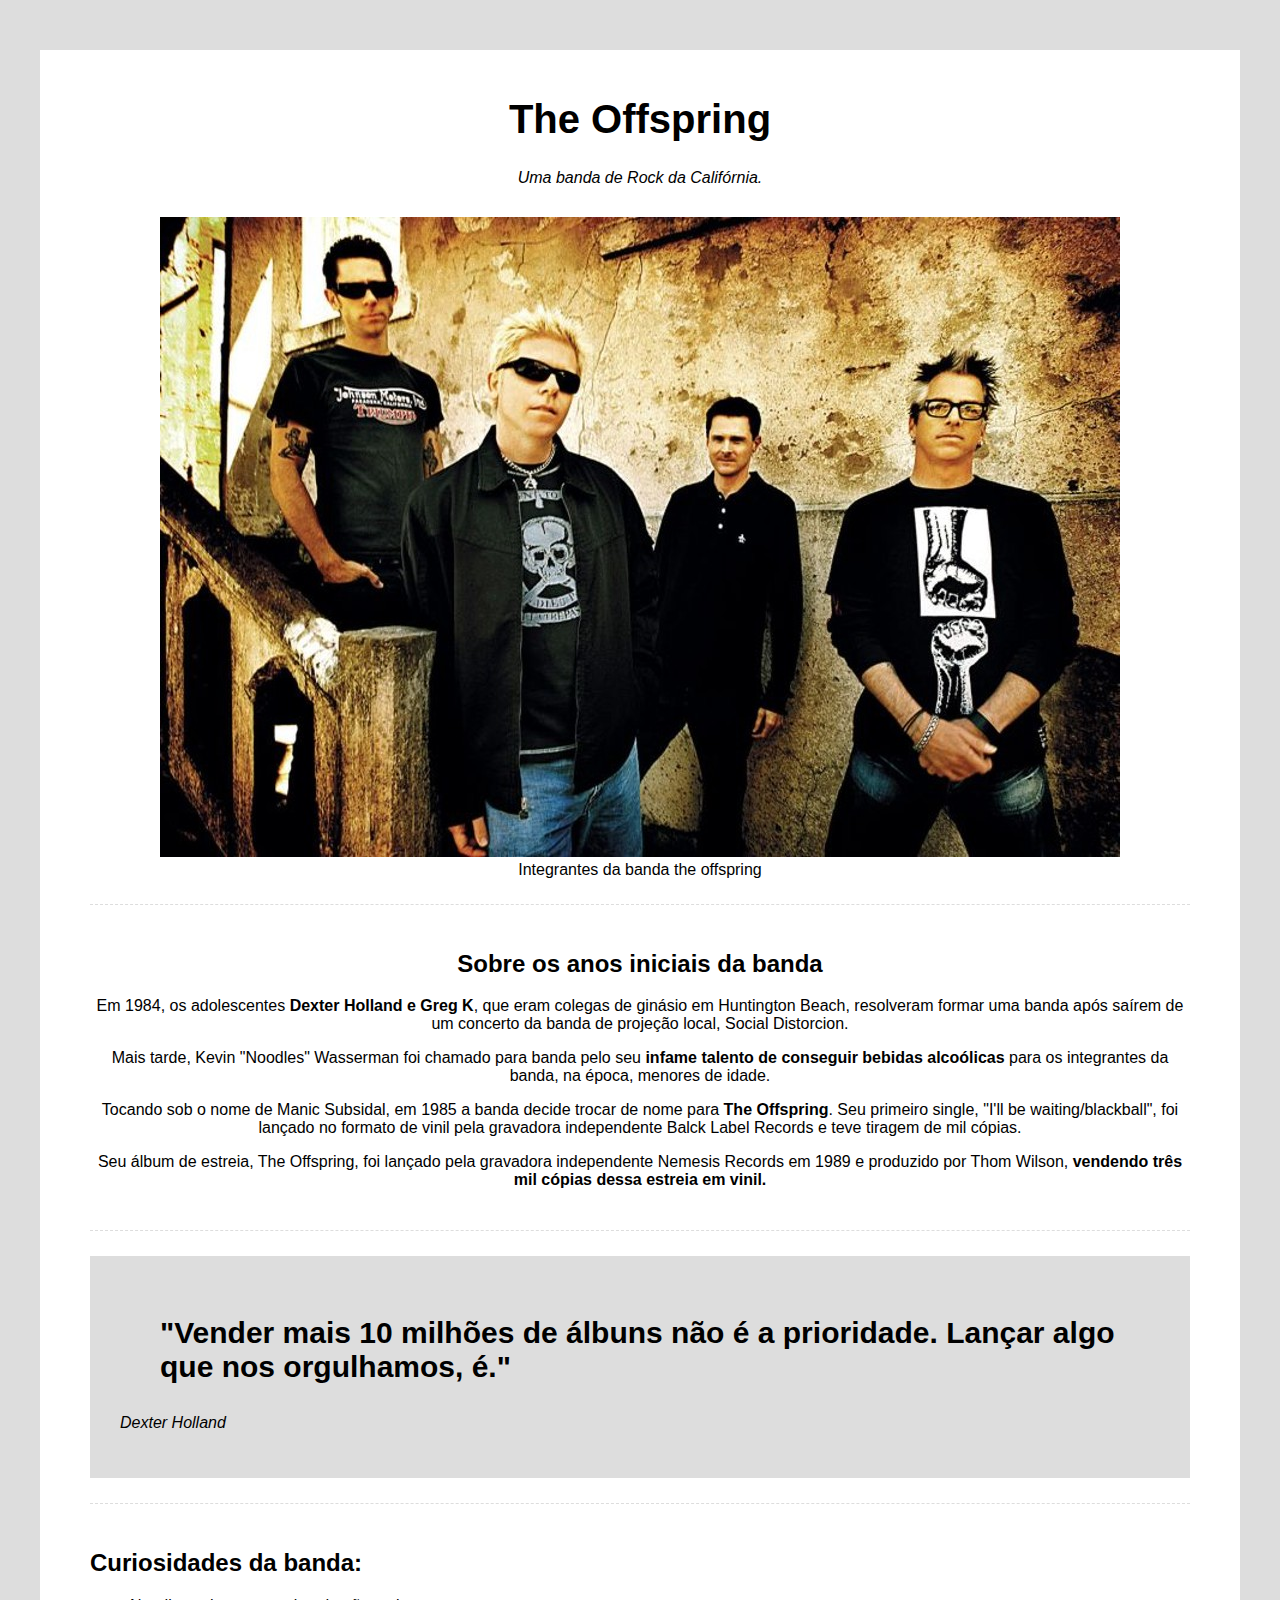
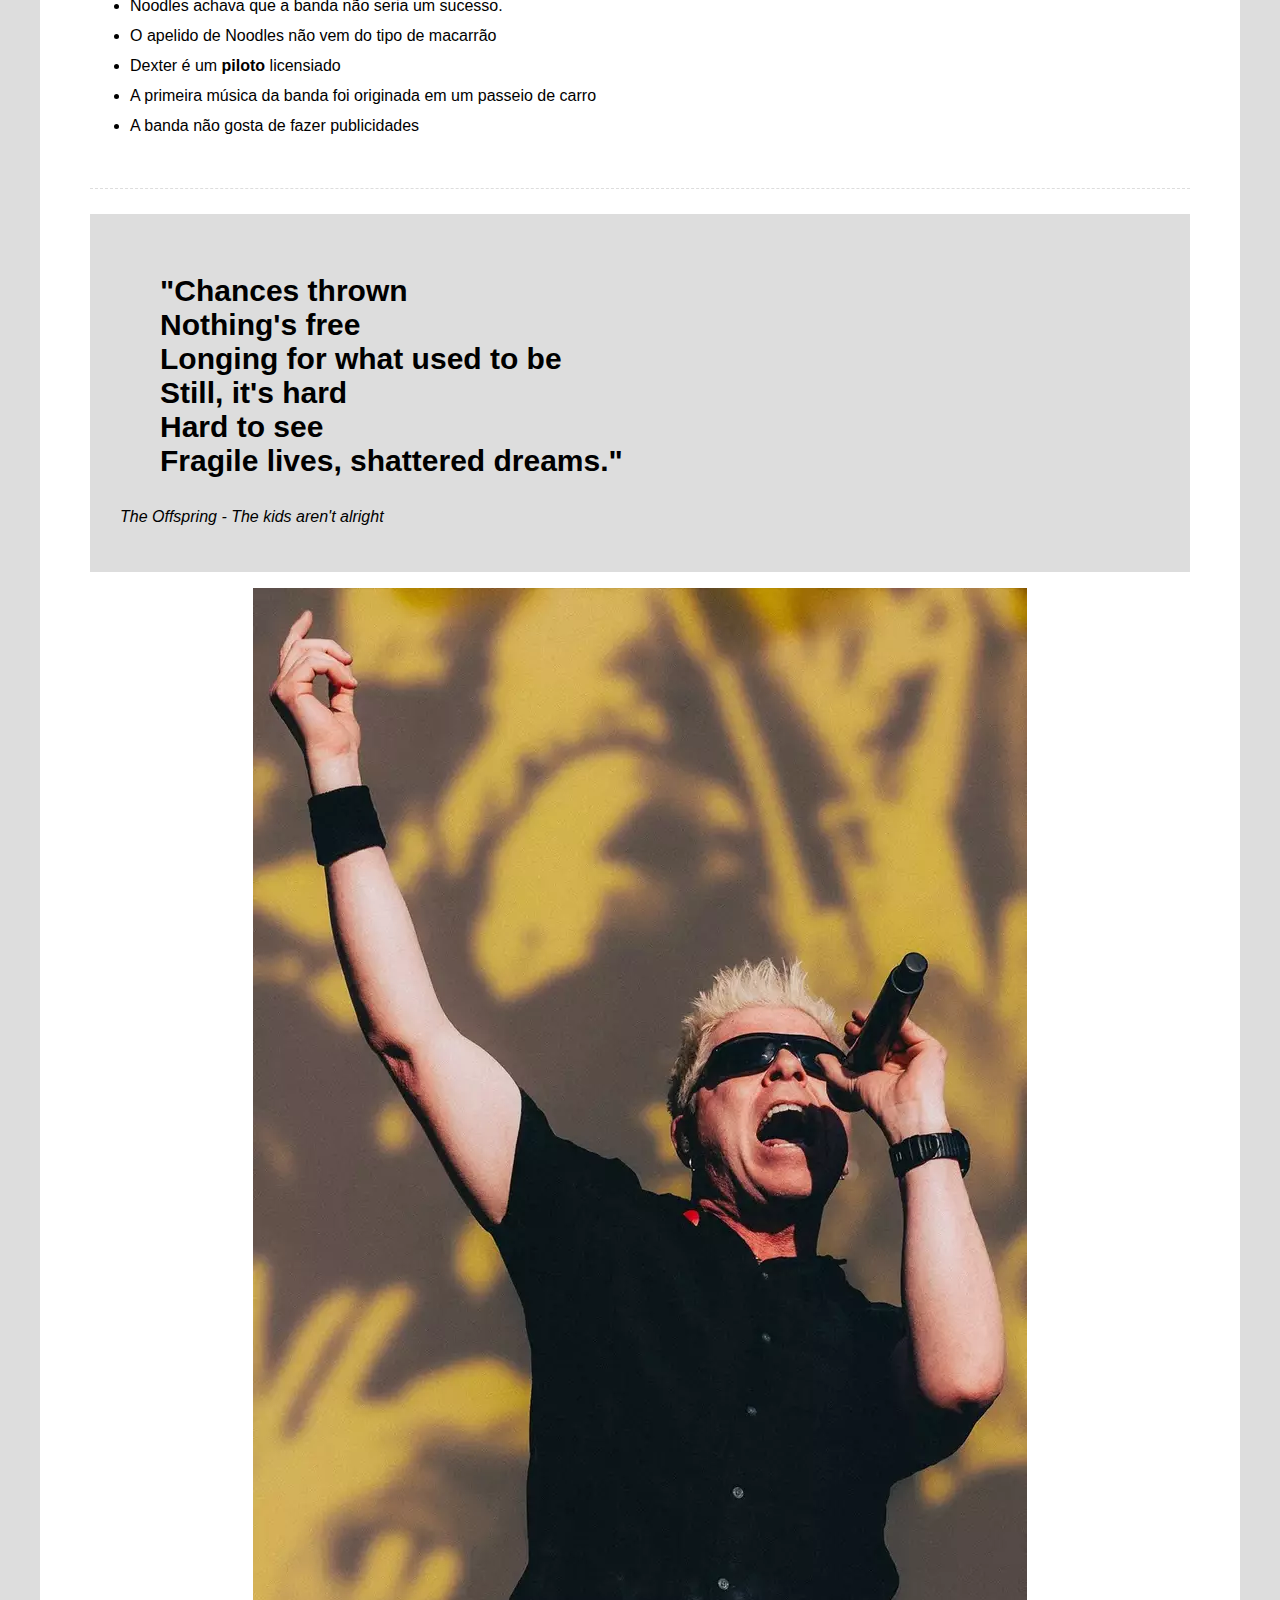
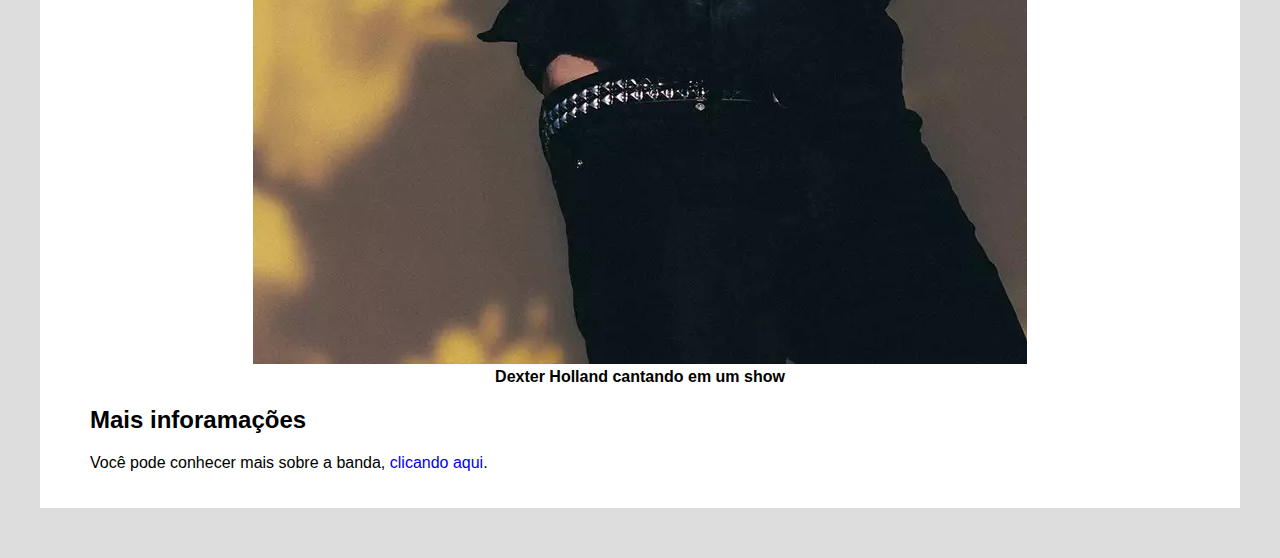
<file: projeto1/index.html>
<!DOCTYPE html>
<html lang="en">
<head>
    <meta charset="UTF-8">
    <meta name="viewport" content="width=device-width, initial-scale=1.0">
    <title>Página de tributo: The Offspring</title>
    <link rel="stylesheet" href="css/style.css">
</head>
<body>
    <div class="container">
        <!-- header -->
         <div class="header">
            <h1 class="main-title">The Offspring</h1>
            <p class="main-paragraph">Uma banda de Rock da Califórnia.</p>
            <!-- Highlight image -->
             <div class="featured-image">
                <figure>
                    <img src="img/offspring_1.jpg" alt="A banda the offspring">
                    <figcaption>Integrantes da banda the offspring</figcaption>
                </figure>
             </div>
             <!-- Band Biography -->
              <div class="biography-container">
                <h2>Sobre os anos iniciais da banda</h2>
                <p>Em 1984, os adolescentes
                    <span class="bold">Dexter Holland e Greg K</span>, que eram colegas de ginásio em Huntington Beach, resolveram formar uma banda após saírem de um concerto da banda de projeção local, Social Distorcion.
                </p>
                <p>Mais tarde, Kevin "Noodles" Wasserman foi chamado para banda pelo seu <span class="bold">infame talento de conseguir bebidas alcoólicas</span> para os integrantes da banda, na época, menores de idade.</p>
                <p>Tocando sob o nome de Manic Subsidal, em 1985 a banda decide trocar de nome para <span class="bold">The Offspring</span>. Seu primeiro single, "I'll be waiting/blackball", foi lançado no formato de vinil pela gravadora independente Balck Label Records e teve tiragem de mil cópias.
                </p>
                <p>Seu álbum de estreia, The Offspring, foi lançado pela gravadora independente Nemesis Records em 1989 e produzido por Thom Wilson, <span class="bold">vendendo três mil cópias dessa estreia em vinil.</span></p>
              </div>
         </div>
         <!-- first quote -->
          <div class="quotes-container">
            <blockquote>
                "Vender mais 10 milhões de álbuns não é a prioridade. Lançar algo que nos orgulhamos, é."
            </blockquote>
            <p>Dexter Holland</p>
          </div>
          <!-- Curiosities -->
           <div class="curiosities-container">
                <h2>Curiosidades da banda: </h2>
                <ul>
                    <li>Noodles achava que a banda não seria um sucesso.</li>
                    <li>O apelido de Noodles não vem do tipo de macarrão</li>
                    <li>Dexter é um <span class="bold">piloto</span> licensiado</li>
                    <li>A primeira música da banda foi originada em um passeio de carro</li>
                    <li>A banda não gosta de fazer publicidades</li>
                </ul>
           </div>
           <div class="quotes-container">
            <blockquote>
                "Chances thrown <br/>
                Nothing's free <br/>
                Longing for what used to be <br/>
                Still, it's hard <br/>
                Hard to see <br/>
                Fragile lives, shattered dreams."
            </blockquote>
            <p>The Offspring - The kids aren't alright</p>
           </div>
           <!-- second image -->
           <div class="img-bold">
            <figure>
                <img src="img/offspring_2.jpg" alt="the offspring em um show">
                <figcaption>Dexter Holland cantando em um show</figcaption>
            </figure>
           </div>
           <!-- More info -->
            <div class="moreinfo-container">
                <h2>Mais inforamações</h2>
                <p>Você pode conhecer mais sobre a banda, <a class="more-info" href="https://pt.wikipedia.org/wiki/The_Offspring">clicando aqui</a>.</p>
            </div>
    </div>
</body>
</html>
</file>
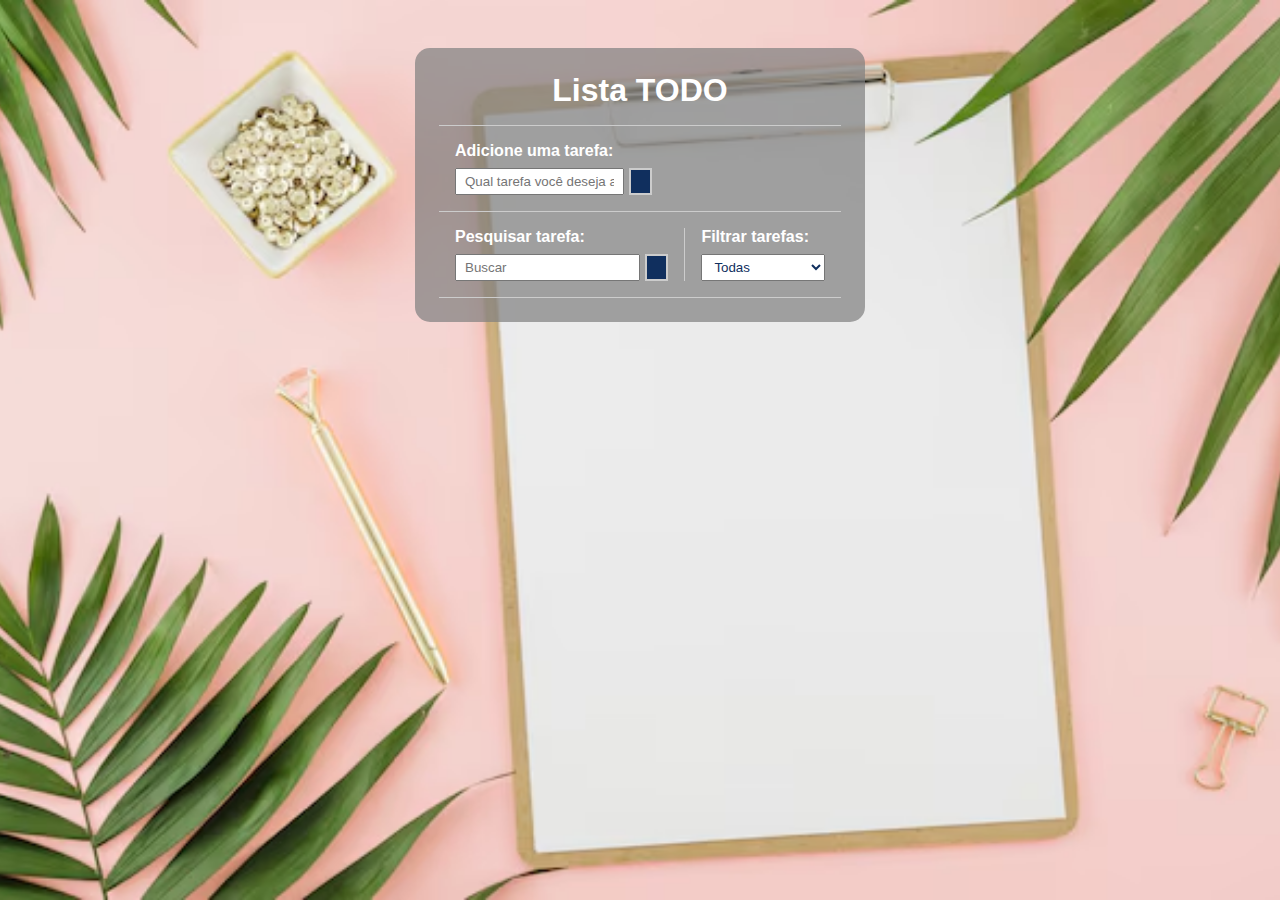
<file: projeto11/index.html>
<!DOCTYPE html>
<html lang="en">
<head>
    <meta charset="UTF-8">
    <meta name="viewport" content="width=device-width, initial-scale=1.0">
    <title>TODO List</title>
    <link rel="stylesheet" href="css/styles.css"/>
    <link rel="stylesheet" href="https://cdnjs.cloudflare.com/ajax/libs/font-awesome/6.6.0/css/all.min.css" integrity="sha512-Kc323vGBEqzTmouAECnVceyQqyqdsSiqLQISBL29aUW4U/M7pSPA/gEUZQqv1cwx4OnYxTxve5UMg5GT6L4JJg==" crossorigin="anonymous" referrerpolicy="no-referrer" />
    <script src="js/scripts.js" defer></script>
</head>
<body>
    <div class="todo-container">
        <header>
            <h1>Lista TODO</h1>
        </header>
        <form id="todo-form">
            <p>Adicione uma tarefa:</p>
            <div class="form-control">
                <input type="text" id="todo-input" placeholder="Qual tarefa você deseja adicionar?">
                <button type="submit">
                    <i class="fa-thin fa-plus"></i>
                </button>
            </div>
        </form>
        <form id="edit-form" class="hide">
            <p>Edite suas tarefas:</p>
            <div class="form-control">
                <input type="text" id="edit-input">
                <button type="submit">
                    <i class="fa-solid fa-check-double"></i>
                </button>
            </div>
            <button id="cancel-edit-btn">Cancelar</button>
        </form>
        <div id="toolbar">
            <div id="search">
                <h4>Pesquisar tarefa:</h4>
                <form>
                    <input type="text" id="search-input" placeholder="Buscar">
                    <button id="erase-button">
                        <i class="fa-solid fa-delete-left"></i>
                    </button>
                </form>
            </div>
            <div id="filter">
                <h4>Filtrar tarefas:</h4>
                <select id="filter-select">
                    <option value="all">Todas</option>
                    <option value="done">Feitas</option>
                    <option value="todo">A fazer</option>
                </select>
            </div>
        </div>
        <div id="todo-list">
            <!-- <div class="todo done">
                <h3>fazendo algo</h3>
                <button class="finish-todo">
                    <i class="fa-solid fa-check"></i>
                </button>
                <button class="edit-todo">
                    <i class="fa-solid fa-pen"></i>
                </button>
                <button class="remove-todo">
                    <i class="fa-solid fa-xmark"></i>
                </button>
            </div>
            <div class="todo">
                <h3>fazendo algo 2</h3>
                <button class="finish-todo">
                    <i class="fa-solid fa-check"></i>
                </button>
                <button class="edit-todo">
                    <i class="fa-solid fa-pen"></i>
                </button>
                <button class="remove-todo">
                    <i class="fa-solid fa-xmark"></i>
                </button>
            </div> -->
        </div>
    </div>
</body>
</html>
</file>
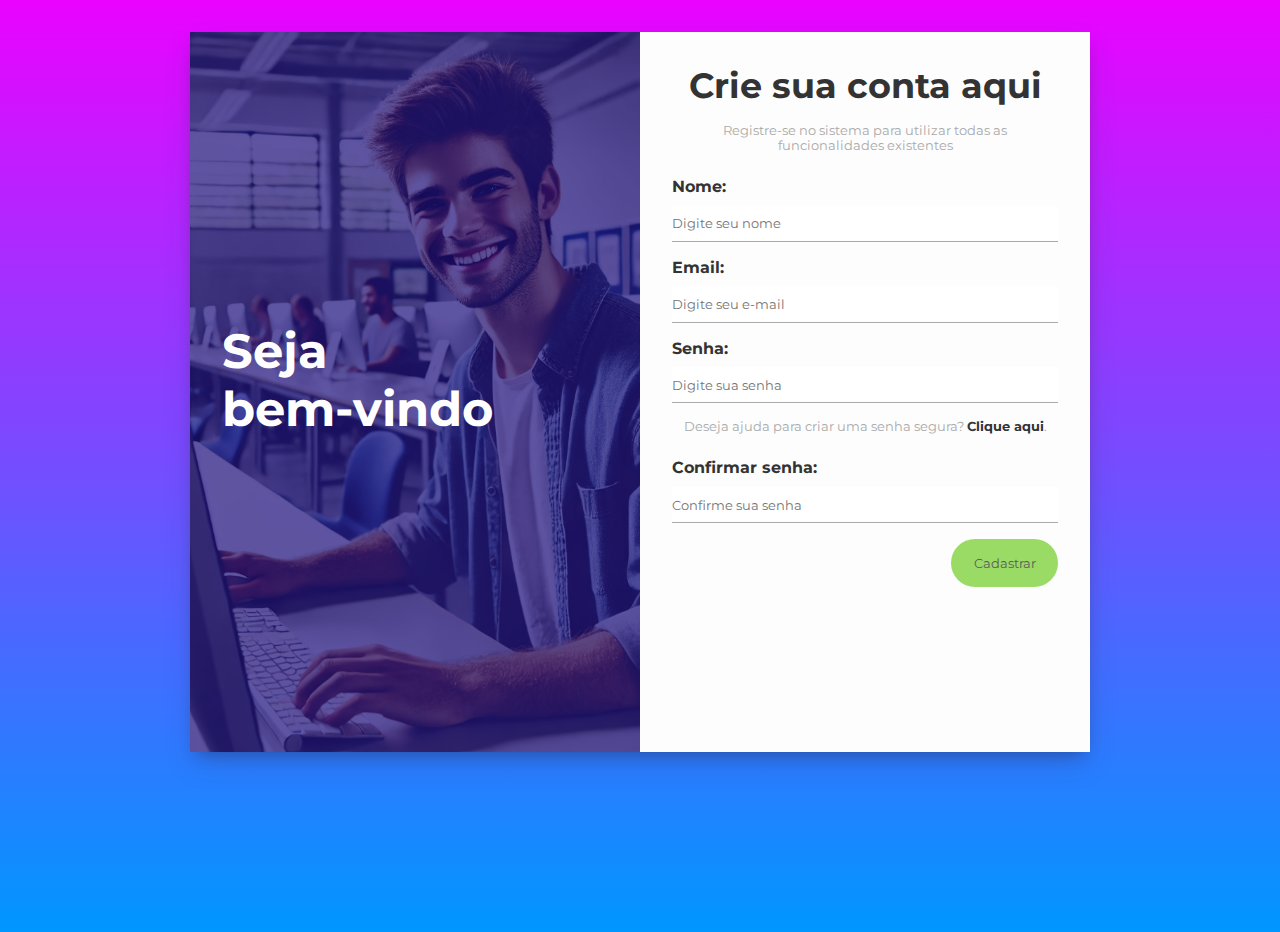
<file: projeto12/index.html>
<!DOCTYPE html>
<html lang="en">

<head>
    <meta charset="UTF-8">
    <meta name="viewport" content="width=device-width, initial-scale=1.0">
    <title>Gerador de Senhas</title>
    <link rel="preconnect" href="https://fonts.googleapis.com">
    <link rel="preconnect" href="https://fonts.gstatic.com" crossorigin>
    <link href="https://fonts.googleapis.com/css2?family=Montserrat:ital,wght@0,100..900;1,100..900&display=swap"
        rel="stylesheet">
    <link rel="stylesheet" href="css/styles.css">
    <script src="js/scripts.js" defer></script>
</head>

<body>
    <div id="register-container">
        <div id="register-banner">
            <div id="banner-layer">
                <h1>Seja bem-vindo</h1>
            </div>
        </div>
        <div id="register-form">
            <h2>Crie sua conta aqui</h2>
            <p>Registre-se no sistema para utilizar todas as funcionalidades existentes</p>
            <div class="form-control">
                <label for="name">Nome:</label>
                <input type="text" name="name" id="name" placeholder="Digite seu nome">
            </div>
            <div class="form-control">
                <label for="email">Email:</label>
                <input type="email" id="email" placeholder="Digite seu e-mail">
            </div>
            <div class="form-control">
                <label for="password">Senha:</label>
                <input type="password" id="password" placeholder="Digite sua senha">
            </div>
            <p>Deseja ajuda para criar uma senha segura? <span id="open-generate-password">Clique aqui</span>.</p>
            <div id="generate-options" class="hide">
                <p>Selecione as opções que você deseja</p>
                <div class="form-control">
                    <label for="length">Quantidade de caracteres</label>
                    <input type="text" id="length" name="length" value="10">
                </div>
                <div class="form-control">
                    <label for="upperletters">Letras maiúsculas</label>
                    <input type="checkbox" id="upperletters" name="upperletters" checked>
                </div>
                <div class="form-control">
                    <label for="lowerletters">Letras minúsculas</label>
                    <input type="checkbox" id="lowerletters" name="lowerletters" checked>
                </div>
                <div class="form-control">
                    <label for="numbers">Números</label>
                    <input type="checkbox" id="numbers" name="numbers" checked>
                </div>
                <div class="form-control">
                    <label for="symbols">Caracteres especiais</label>
                    <input type="checkbox" id="symbols" name="symbols" checked>
                </div>
                <button id="generate-password">Criar senha</button>
            </div>
            <div id="generated-password">
                <p>Aqui está a sua senha</p>
                <h4></h4>
                <button id="copy-password">Copiar</button>
            </div>
            <div class="form-control">
                <label for="confirm-password">Confirmar senha:</label>
                <input type="password" id="confirm-password" placeholder="Confirme sua senha">
            </div>
            <input type="submit" value="Cadastrar">
        </div>
    </div>
</body>

</html>
</file>
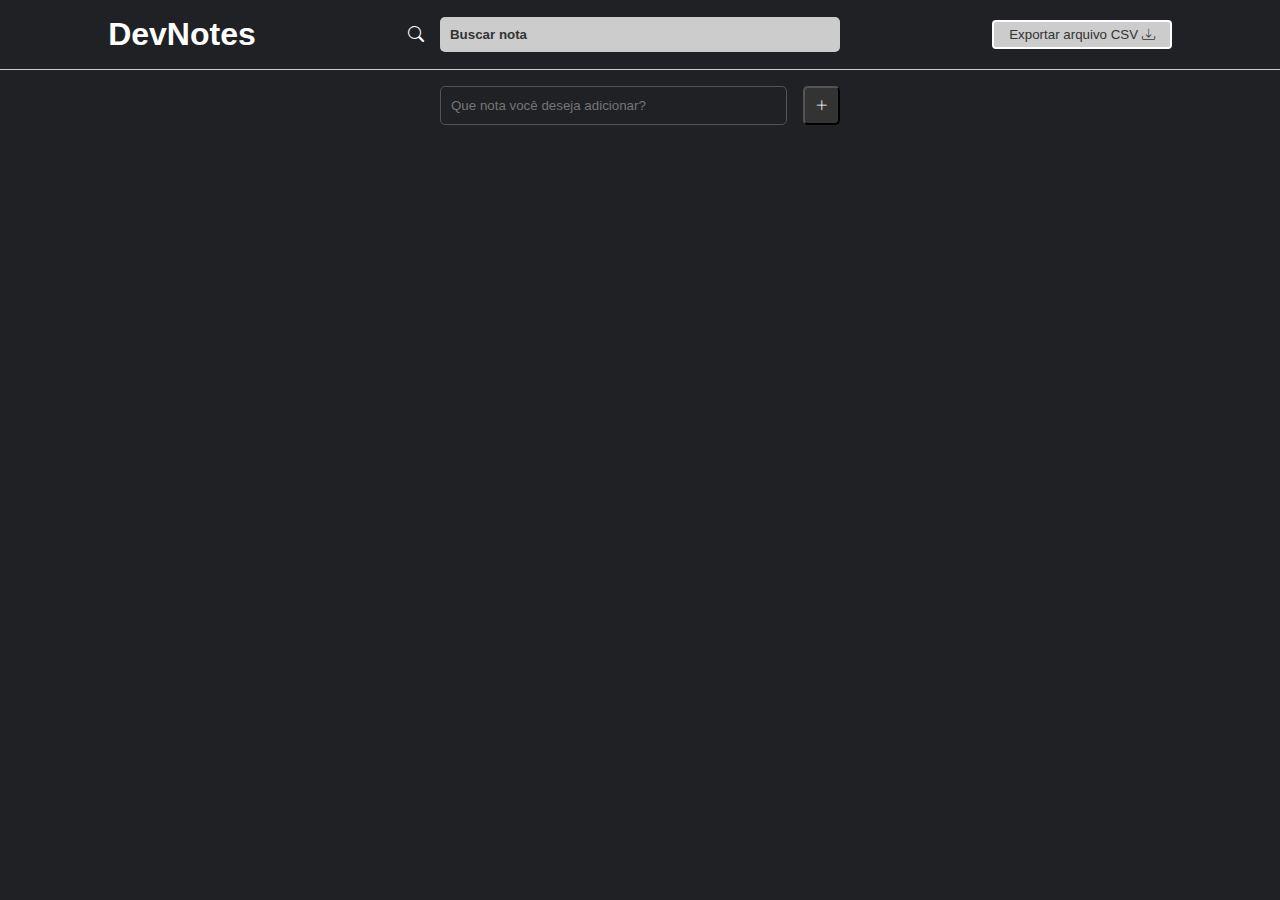
<file: projeto13/index.html>
<!DOCTYPE html>
<html lang="en">
<head>
    <meta charset="UTF-8">
    <meta name="viewport" content="width=device-width, initial-scale=1.0">
    <title>Dev_Notes</title>
    <link rel="stylesheet" href="https://cdn.jsdelivr.net/npm/bootstrap-icons@1.11.3/font/bootstrap-icons.min.css">
    <link rel="stylesheet" href="css/styles.css">
    <script src="js/scripts.js" defer></script>
</head>
<body>
    <header>
        <h1>DevNotes</h1>
        <div id="search-container">
            <i class="bi bi-search"></i>
            <input type="text" id="search-input" placeholder="Buscar nota">
        </div>
        <button id="export-notes">
            Exportar arquivo CSV <i class="bi bi-download"></i>
        </button>
    </header>
    <div id="add-note-container">
        <input type="text" id="note-content" placeholder="Que nota você deseja adicionar?">
        <button class="add-note"><i class="bi bi-plus-lg"></i></button>
    </div>
    <div id="notes-container"></div>
</body>
</html>
</file>
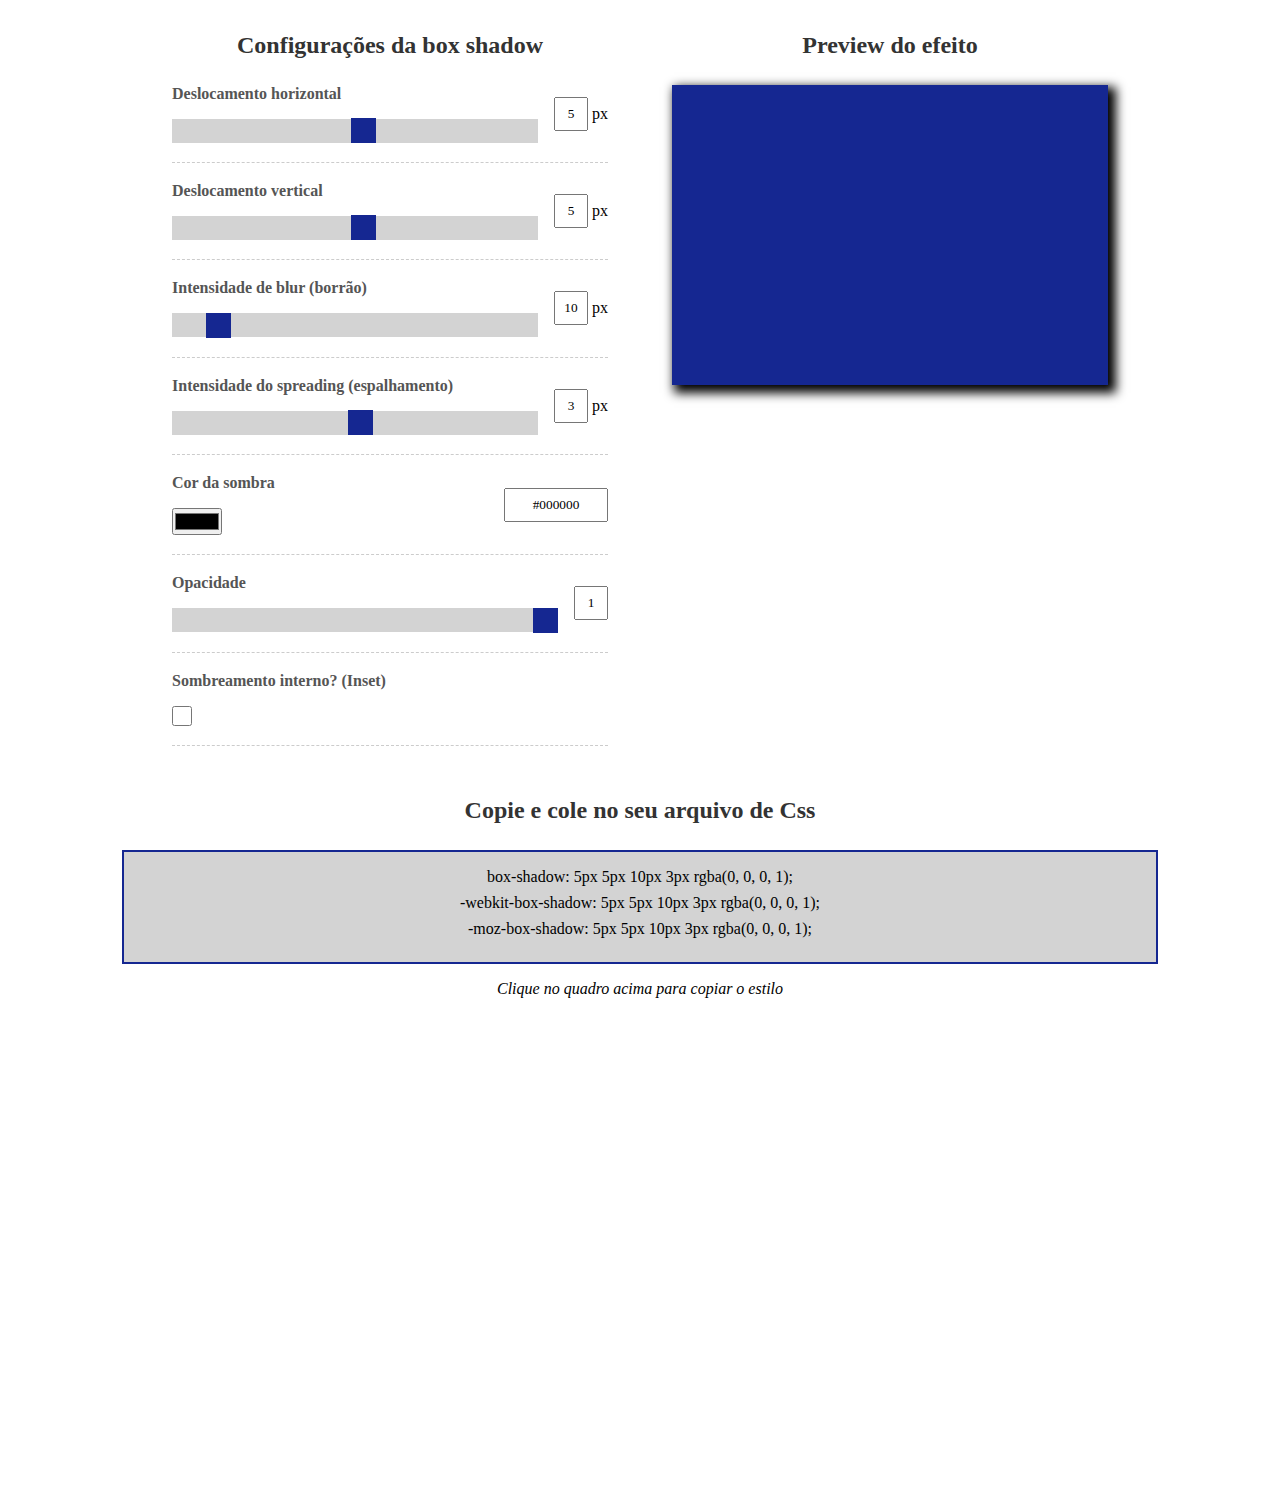
<file: projeto14/index.html>
<!DOCTYPE html>
<html lang="en">

<head>
    <meta charset="UTF-8">
    <meta name="viewport" content="width=device-width, initial-scale=1.0">
    <title>Gerador de box shadow</title>
    <link rel="stylesheet" href="css/styles.css">
    <script src="js/scripts.js" defer></script>
</head>

<body>
    <div id="box-shadow-generator">
        <div id="controls-container">
            <h2>Configurações da box shadow</h2>
            <div class="form-control">
                <div class="range-input">
                    <label for="horizontal">Deslocamento horizontal</label>
                    <input type="range" id="horizontal" name="horizontal" min="-100" max="100" value="5">
                </div>
                <div class="reference-input">
                    <input type="text" name="horizontal-value" id="horizontal-value">
                    <p>px</p>
                </div>
            </div>
            <div class="form-control">
                <div class="range-input">
                    <label for="vertical">Deslocamento vertical</label>
                    <input type="range" id="vertical" name="vertical" min="-100" max="100" value="5">
                </div>
                <div class="reference-input">
                    <input type="text" name="vertical-value" id="vertical-value">
                    <p>px</p>
                </div>
            </div>
            <div class="form-control">
                <div class="range-input">
                    <label for="blur">Intensidade de blur (borrão)</label>
                    <input type="range" id="blur" name="blur" min="0" max="100" value="10">
                </div>
                <div class="reference-input">
                    <input type="text" name="blur-value" id="blur-value">
                    <p>px</p>
                </div>
            </div>
            <div class="form-control">
                <div class="range-input">
                    <label for="spread">Intensidade do spreading (espalhamento)</label>
                    <input type="range" id="spread" name="spread" min="-100" max="100" value="3">
                </div>
                <div class="reference-input">
                    <input type="text" name="spread-value" id="spread-value">
                    <p>px</p>
                </div>
            </div>
            <div class="form-control">
                <div class="range-input">
                    <label for="color">Cor da sombra</label>
                    <input type="color" id="color" name="color" value="#000000">
                </div>
                <div class="reference-input">
                    <input type="text" name="color-value" id="color-value">
                </div>
            </div>
            <div class="form-control">
                <div class="range-input">
                    <label for="opacity">Opacidade</label>
                    <input type="range" id="opacity" name="opacity" min="0" max="1" value="1" step="0.01">
                </div>
                <div class="reference-input">
                    <input type="text" name="opacity-value" id="opacity-value">
                </div>
            </div>
            <div class="form-control">
                <div class="range-input">
                    <label for="opacity">Sombreamento interno? (Inset)</label>
                    <input type="checkbox" id="inset" name="inset">
                </div>
            </div>
        </div>
        <div id="preview">
            <h2>Preview do efeito</h2>
            <div id="box"></div>
        </div>
    </div>
    <div id="generated-rule">
        <h2>Copie e cole no seu arquivo de Css</h2>
        <div id="rules-area">
            <p id="rule">box-shadow: <span></span>;</p>
            <p id="webkit-rule">-webkit-box-shadow: <span></span>;</p>
            <p id="moz-rule">-moz-box-shadow: <span></span>;</p>
        </div>
        <p id="copy-instructions">Clique no quadro acima para copiar o estilo</p>
    </div>
</body>
</html>
</file>
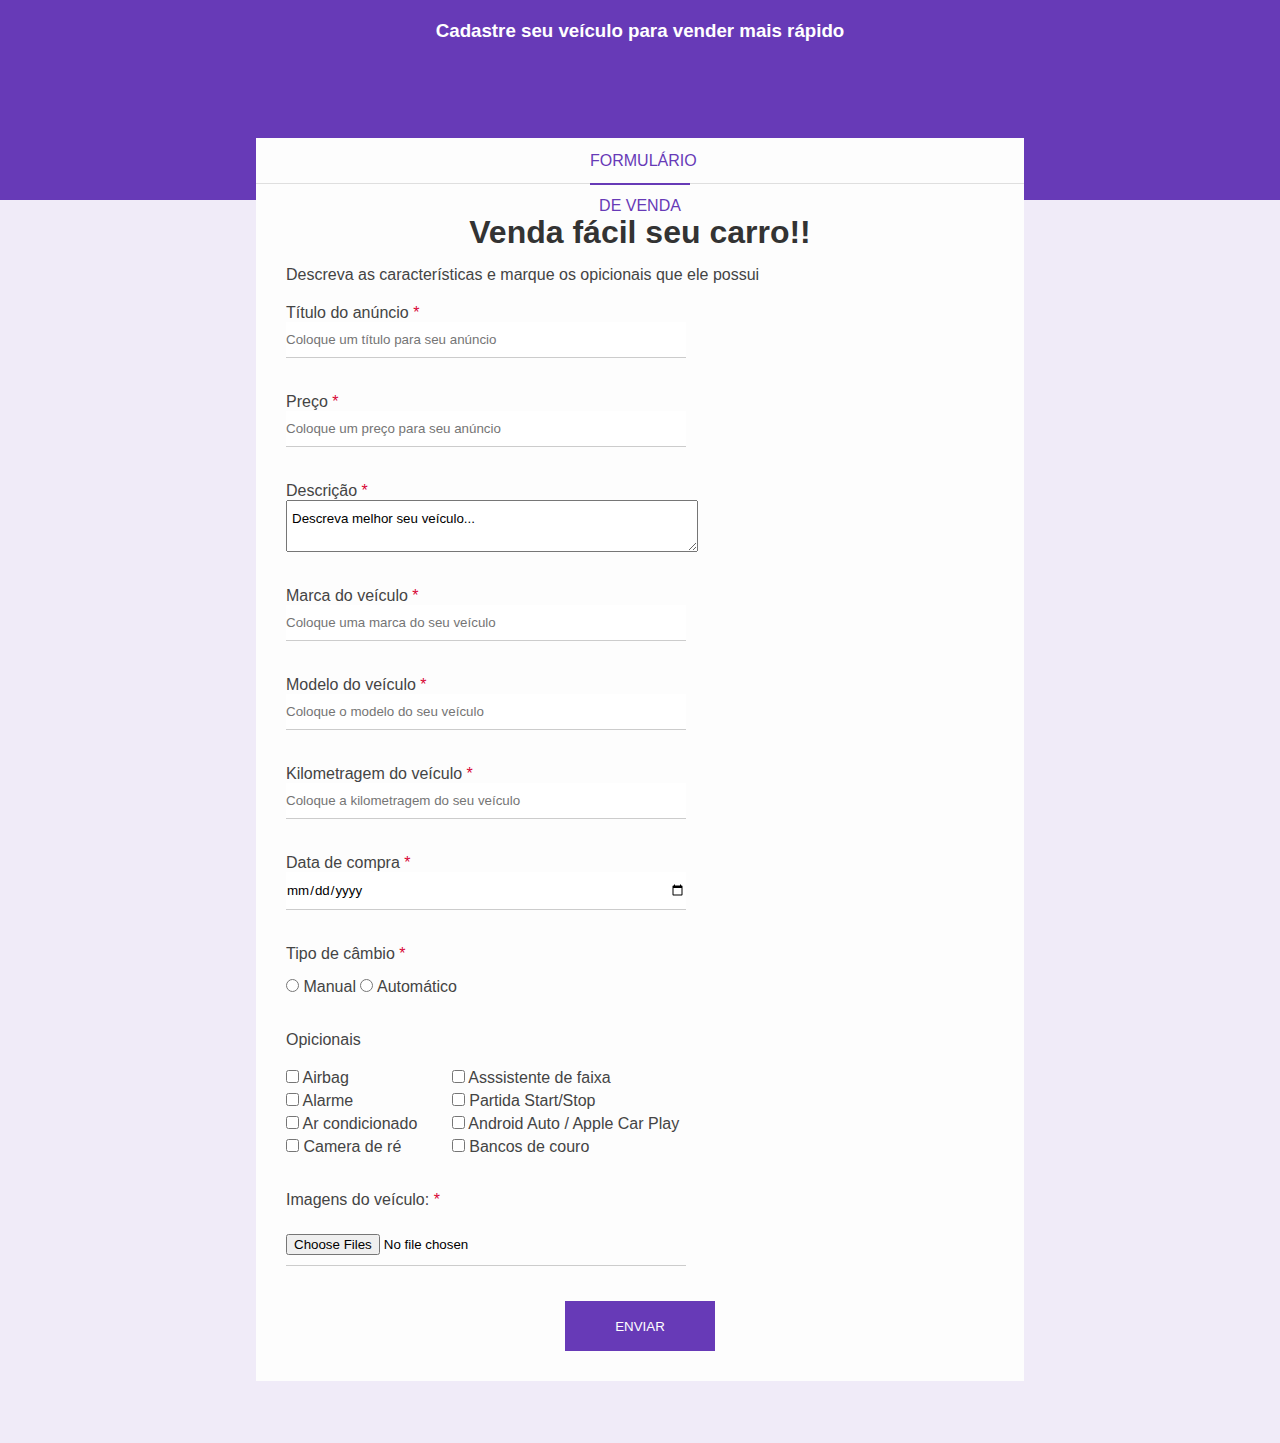
<file: projeto2/index.html>
<!DOCTYPE html>
<html lang="pt-BR">

<head>
    <meta charset="UTF-8">
    <meta name="viewport" content="width=device-width, initial-scale=1.0">
    <title>Venda seu carro</title>
    <link rel="stylesheet" href="css/styles.css">
</head>

<body>
    <div class="container">
        <div class="header">
            <h3>Cadastre seu veículo para vender mais rápido</h3>
        </div>
        <div class="form-container">
            <div class="form-header">
                <p>Formulário de venda</p>
            </div>
            <div class="form-body">
                <h1 class="form-title">
                    Venda fácil seu carro!!
                </h1>
                <p>Descreva as características e marque os opicionais que ele possui</p>
                <form>
                    <div class="box-input">
                        <label for="title">Título do anúncio <span class="required-field">*</span></label>
                        <input type="text" name="title" id="title" class="block"
                            placeholder="Coloque um título para seu anúncio" minlength="1" maxlength="50" required />
                    </div>
                    <div class="box-input">
                        <label for="price">Preço <span class="required-field">*</span></label>
                        <input type="number" name="price" id="price" class="block"
                            placeholder="Coloque um preço para seu anúncio" minlength="1" maxlength="50" required />
                    </div>
                    <div class="box-input">
                        <label for="description">Descrição <span class="required-field">*</span></label>
                        <textarea name="description" id="description" class="block">Descreva melhor seu veículo...</textarea>
                    </div>
                    <div class="box-input">
                        <label for="brand">Marca do veículo <span class="required-field">*</span></label>
                        <input type="text" name="brand" id="brand" class="block"
                            placeholder="Coloque uma marca do seu veículo" required />
                    </div>
                    <div class="box-input">
                        <label for="model">Modelo do veículo <span class="required-field">*</span></label>
                        <input type="text" name="model" id="model" class="block"
                            placeholder="Coloque o modelo do seu veículo" required />
                    </div>
                    <div class="box-input">
                        <label for="mileage">Kilometragem do veículo <span class="required-field">*</span></label>
                        <input type="number" name="mileage" id="mileage" class="block"
                            placeholder="Coloque a kilometragem do seu veículo" required />
                    </div>
                    <div class="box-input">
                        <label for="purchase_date">Data de compra <span class="required-field">*</span></label>
                        <input type="date" name="purchase_date" id="purchase_date" class="block"
                        required />
                    </div>
                    <div class="box-input">
                        <p>Tipo de câmbio <span class="required-field">*</span></p>
                        <input type="radio" id="manual" name="gear">
                        <label for="manual">Manual</label>
                        <input type="radio" id="auto" name="gear">
                        <label for="auto">Automático</label>
                    </div>
                    <div class="optional-box">
                        <p>Opicionais</p>
                        <ul class="optional-list">
                            <li>
                                <input type="checkbox" id="airbag" name="optional[]" value="airbag">
                                <label for="airbag">Airbag</label>
                            </li>
                            <li>
                                <input type="checkbox" id="alarm" name="optional[]" value="alarm">
                                <label for="alarm">Alarme</label>
                            </li>
                            <li>
                                <input type="checkbox" id="ac" name="optional[]" value="ac">
                                <label for="ac">Ar condicionado</label>
                            </li>
                            <li>
                                <input type="checkbox" id="reverse_camera" name="optional[]" value="reverse_camera">
                                <label for="reverse_camera">Camera de ré</label>
                            </li>
                        </ul>
                    </div>
                    <div class="optional-box">
                        <ul class="optional-list">
                            <li>
                                <input type="checkbox" id="lane_assist" name="optional[]" value="lane_assist">
                                <label for="lane_assist">Asssistente de faixa</label>
                            </li>
                            <li>
                                <input type="checkbox" id="keyless" name="optional[]" value="keyless">
                                <label for="keyless">Partida Start/Stop</label>
                            </li>
                            <li>
                                <input type="checkbox" id="smartphne" name="optional[]" value="smartphne">
                                <label for="smartphone">Android Auto / Apple Car Play</label>
                            </li>
                            <li>
                                <input type="checkbox" id="leather_seat" name="optional[]" value="leather_seat">
                                <label for="leather_seat">Bancos de couro</label>
                            </li>
                        </ul>
                    </div>
                    <div class="box-input">
                        <p>Imagens do veículo: <span class="required-field">*</span></p>
                        <input type="file" multiple accept="image/png, image/jpg, image/jpeg" id="images" name="images" required>
                    </div>
                    <input type="submit" value="Enviar" class="btn-submit"/>
                </form>
            </div>
        </div>
    </div>
</body>

</html>
</file>
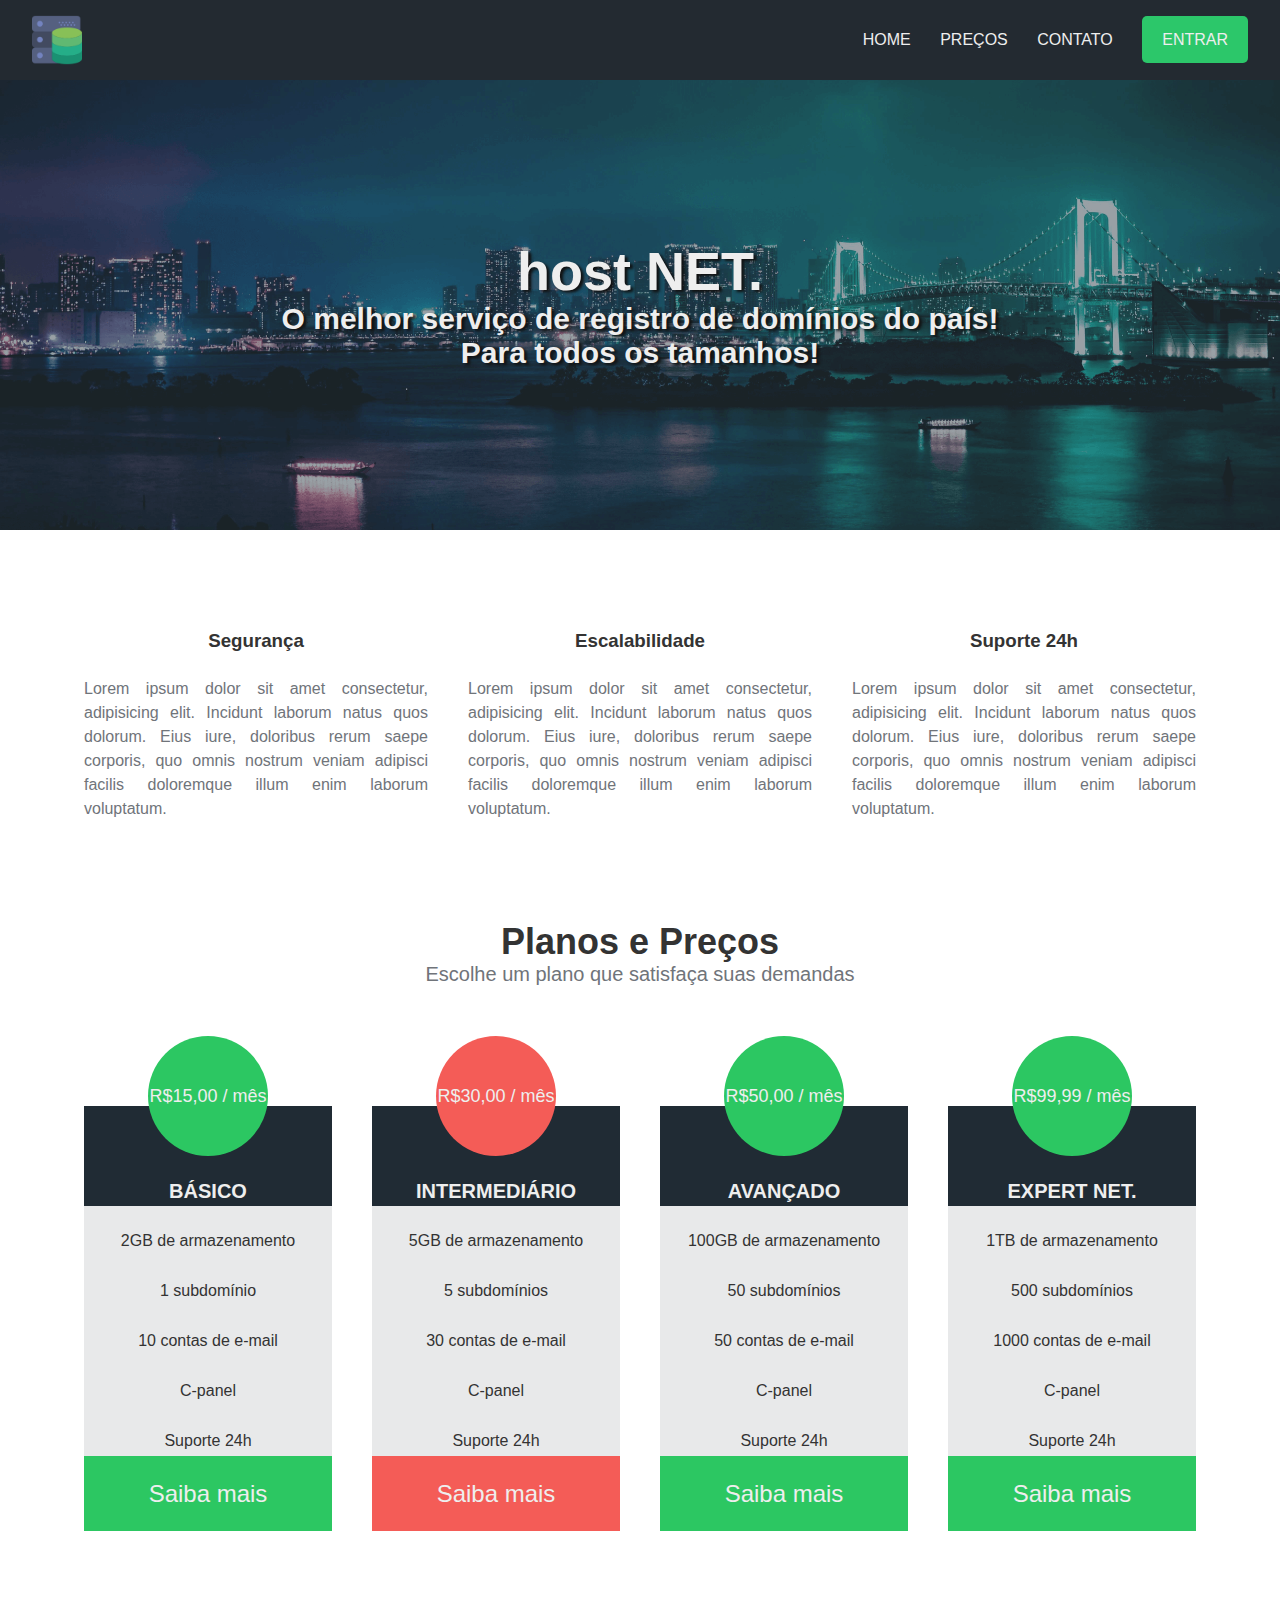
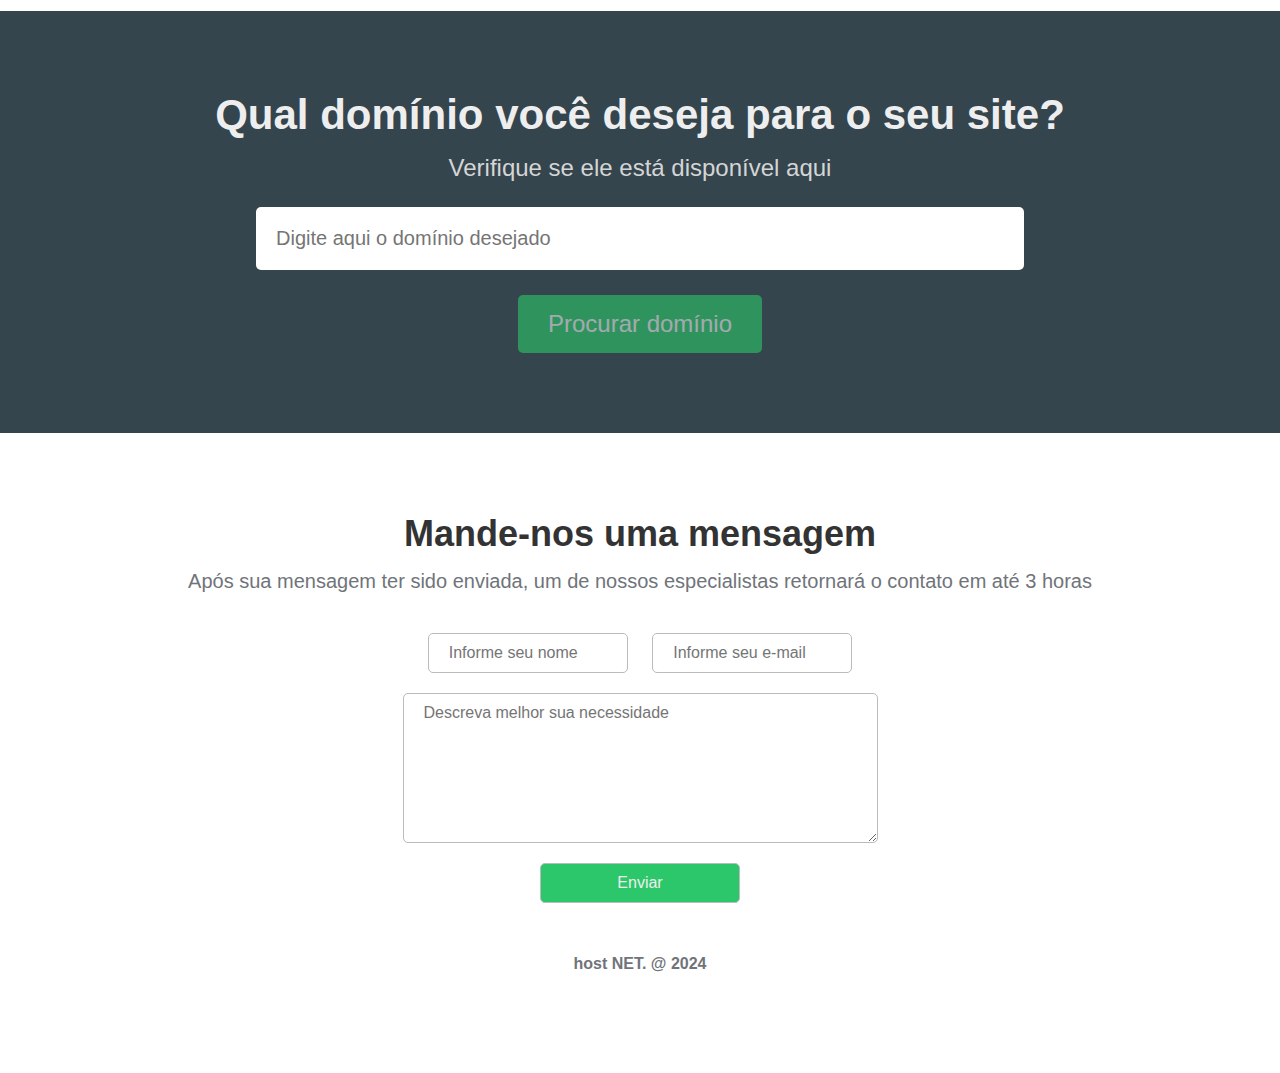
<file: projeto3/index.html>
<!DOCTYPE html>
<html lang="en">

<head>
    <meta charset="UTF-8">
    <meta name="viewport" content="width=device-width, initial-scale=1.0">
    <link rel="stylesheet" href="css/styles.css">
    <link rel="stylesheet" href="https://cdnjs.cloudflare.com/ajax/libs/font-awesome/6.6.0/css/all.min.css"
        integrity="sha512-Kc323vGBEqzTmouAECnVceyQqyqdsSiqLQISBL29aUW4U/M7pSPA/gEUZQqv1cwx4OnYxTxve5UMg5GT6L4JJg=="
        crossorigin="anonymous" referrerpolicy="no-referrer" />
    <title>host NET.</title>
</head>

<body>
    <div class="container">
        <div class="navbar-container">
            <nav>
                <a href="#">
                    <img src="img/nethostlogo.png" alt="host NET." class="logo">
                </a>
                <ul class="navbar-items">
                    <li>
                        <a href="#" class="navbar-link-items">Home</a>
                    </li>
                    <li>
                        <a href="#" class="navbar-link-items">Preços</a>
                    </li>
                    <li>
                        <a href="#" class="navbar-link-items">Contato</a>
                    </li>
                    <li>
                        <a href="#" class="default-btn">Entrar</a>
                    </li>
                </ul>
            </nav>
        </div>
        <main>
            <div class="main-banner">
                <h1>host NET.</h1>
                <p>O melhor serviço de registro de domínios do país!</p>
                <p>Para todos os tamanhos!</p>
            </div>
            <section class="services-container">
                <ul>
                    <li>
                        <i class="fas fa-shield-alt"></i>
                        <h3>Segurança</h3>
                        <p>Lorem ipsum dolor sit amet consectetur, adipisicing elit. Incidunt laborum natus quos dolorum. Eius iure, doloribus rerum saepe corporis, quo omnis nostrum veniam adipisci facilis doloremque illum enim laborum voluptatum.</p>
                    </li>
                    <li>
                        <i class="fas fa-rocket"></i>
                        <h3>Escalabilidade</h3>
                        <p>Lorem ipsum dolor sit amet consectetur, adipisicing elit. Incidunt laborum natus quos dolorum. Eius iure, doloribus rerum saepe corporis, quo omnis nostrum veniam adipisci facilis doloremque illum enim laborum voluptatum.</p>
                    </li>
                    <li>
                        <i class="fas fa-comment"></i>
                        <h3>Suporte 24h</h3>
                        <p>Lorem ipsum dolor sit amet consectetur, adipisicing elit. Incidunt laborum natus quos dolorum. Eius iure, doloribus rerum saepe corporis, quo omnis nostrum veniam adipisci facilis doloremque illum enim laborum voluptatum.</p>
                    </li>
                </ul>
            </section>
            <section class="pricing-container">
                <h2>Planos e Preços</h2>
                <p>Escolhe um plano que satisfaça suas demandas</p>
                <div class="plans-container">
                    <div class="plan">
                        <ul>
                            <li class="price">R$15,00 / mês</li>
                            <li class="plan-name">Básico</li>
                            <li>2GB de armazenamento</li>
                            <li>1 subdomínio</li>
                            <li>10 contas de e-mail</li>
                            <li>C-panel</li>
                            <li>Suporte 24h</li>
                            <li class="plan-btn">Saiba mais</li>
                        </ul>
                    </div>
                    <div class="plan">
                        <ul>
                            <li class="price recommended">R$30,00 / mês</li>
                            <li class="plan-name">Intermediário</li>
                            <li>5GB de armazenamento</li>
                            <li>5 subdomínios</li>
                            <li>30 contas de e-mail</li>
                            <li>C-panel</li>
                            <li>Suporte 24h</li>
                            <li class="plan-btn recommended">Saiba mais</li>
                        </ul>
                    </div>
                    <div class="plan">
                        <ul>
                            <li class="price">R$50,00 / mês</li>
                            <li class="plan-name">Avançado</li>
                            <li>100GB de armazenamento</li>
                            <li>50 subdomínios</li>
                            <li>50 contas de e-mail</li>
                            <li>C-panel</li>
                            <li>Suporte 24h</li>
                            <li class="plan-btn">Saiba mais</li>
                        </ul>
                    </div>
                    <div class="plan">
                        <ul>
                            <li class="price">R$99,99 / mês</li>
                            <li class="plan-name">Expert NET.</li>
                            <li>1TB de armazenamento</li>
                            <li>500 subdomínios</li>
                            <li>1000 contas de e-mail</li>
                            <li>C-panel</li>
                            <li>Suporte 24h</li>
                            <li class="plan-btn">Saiba mais</li>
                        </ul>
                    </div>
                </div>
            </section>
            <section class="searchdomain-container">
                <h2>Qual domínio você deseja para o seu site?</h2>
                <p>Verifique se ele está disponível aqui</p>
                <form>
                    <input 
                    type="text"
                    name="domain" 
                    id="domain" 
                    placeholder="Digite aqui o domínio desejado"
                    />
                    <input type="submit" value="Procurar domínio"/>
                </form>
            </section>
            <section class="contact-container">
                <h2>Mande-nos uma mensagem</h2>
                <p>Após sua mensagem ter sido enviada, um de nossos especialistas retornará o contato em até 3 horas</p>
                <form>
                    <input type="text" name="name" id="name" placeholder="Informe seu nome"/>
                    <input type="email" name="email" id="email" placeholder="Informe seu e-mail"/>
                    <textarea name="message" id="message" placeholder="Descreva melhor sua necessidade"></textarea>
                    <input type="submit" value="Enviar">
                </form>
            </section>
        </main>
        <footer>
            <p>host NET. @ 2024</p>
        </footer>
    </div>
</body>

</html>
</file>
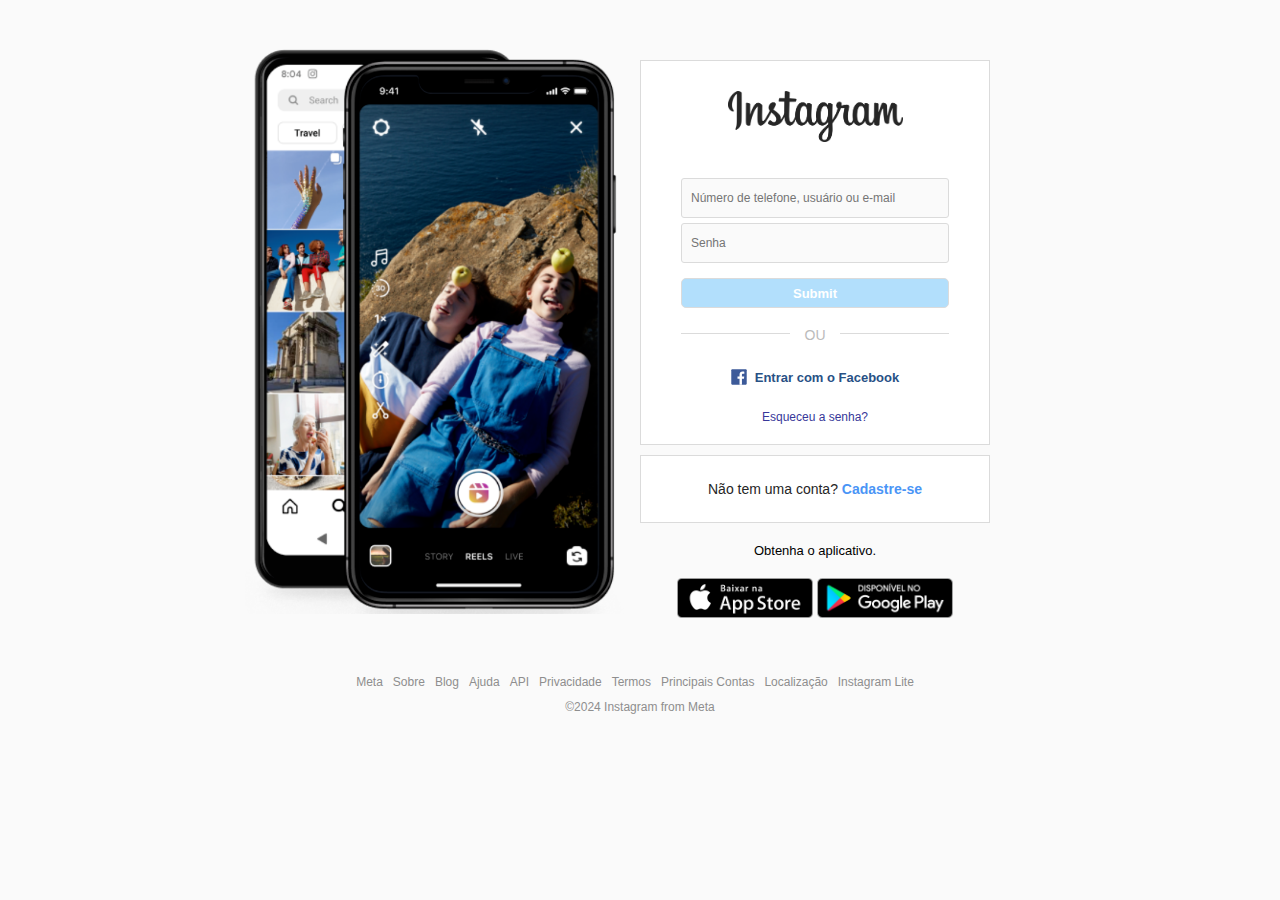
<file: projeto4/index.html>
<!DOCTYPE html>
<html lang="en">

<head>
    <meta charset="UTF-8">
    <meta name="viewport" content="width=device-width, initial-scale=1.0">
    <link rel="stylesheet" href="css/styles.css">
    <title>Instagram</title>
    <link rel="shortcut icon" href="img/favicon.png" type="image/x-icon">
</head>

<body>
    <main>
        <div id="main-container">
            <div id="banner-container">
                <img src="img/banner2.png" alt="crie uma conta no Instagram">
            </div>
            <div id="form-container">
                <div id="form-box">
                    <img id="logo-insta" src="img/logo_instagram.png" alt="logo do Instagram">
                    <form id="login-form">
                        <input type="text" name="username" placeholder="Número de telefone, usuário ou e-mail" />
                        <input type="password" name="password" placeholder="Senha" />
                        <input type="submit" name="Entrar" />
                    </form>
                    <div class="separator">
                        <div class="line">

                        </div>
                        <span>Ou</span>
                    </div>
                    <div id="other-links">
                        <div id="facebook-login">
                            <a href="#">
                                <img src="img/logo_facebook.svg" alt="logo do facebook para login">
                                <span>Entrar com o Facebook</span>
                            </a>
                        </div>
                        <div id="forgot-pass">
                            <a href="#">Esqueceu a senha?</a>
                        </div>
                    </div>
                </div>
                <div id="register-container">
                    <p>Não tem uma conta? <a href="#">Cadastre-se</a></p>
                </div>
                <div id="get-app-container">
                    <p>Obtenha o aplicativo.</p>
                    <a href="#">
                        <img src="img/apple_btn.png" alt="logo da apple store">
                    </a>
                    <a href="#">
                        <img src="img/gplay_btn.png" alt="logo da google play store">
                    </a>
                </div>
            </div>
        </div>
    </main>
    <footer>
        <nav>
            <ul id="footer-links">
                <li><a href="#">Meta</a></li>
                <li><a href="#">Sobre</a></li>
                <li><a href="#">Blog</a></li>
                <li><a href="#">Ajuda</a></li>
                <li><a href="#">API</a></li>
                <li><a href="#">Privacidade</a></li>
                <li><a href="#">Termos</a></li>
                <li><a href="#">Principais Contas</a></li>
                <li><a href="#">Localização</a></li>
                <li><a href="#">Instagram Lite</a></li>
            </ul>
        </nav>
        <p id="copyright">&copy;2024 Instagram from Meta</p>
    </footer>
</body>

</html>
</file>
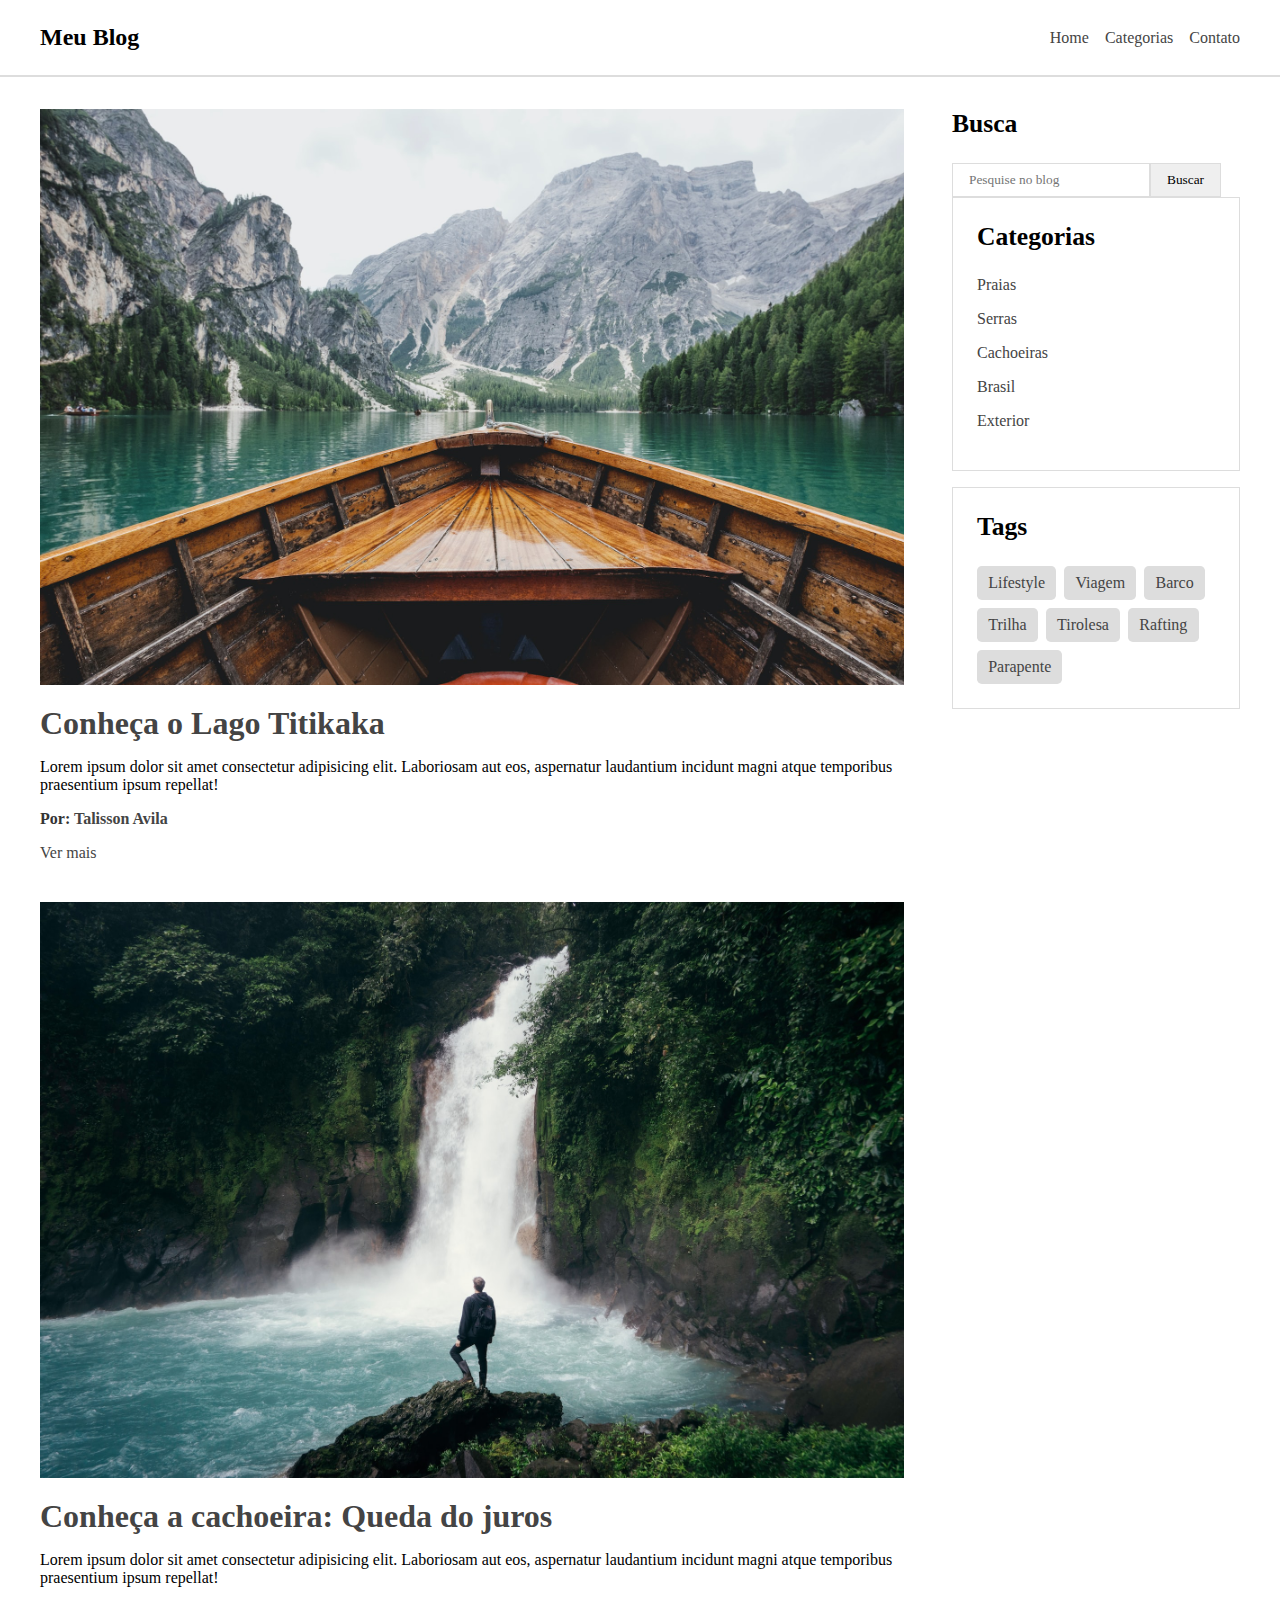
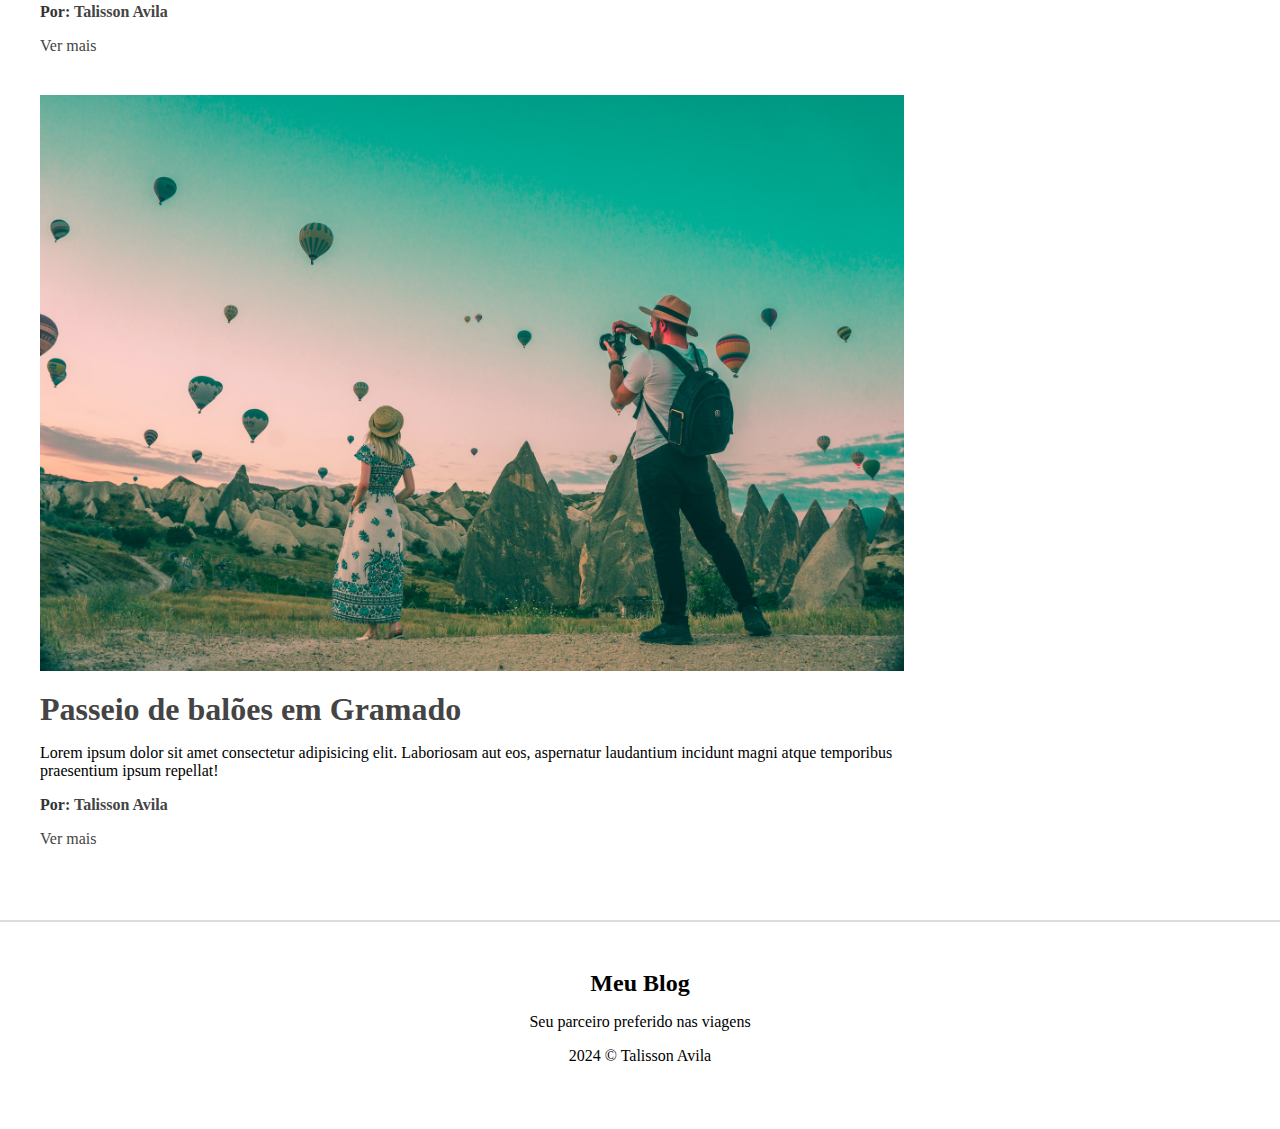
<file: projeto5/index.html>
<!DOCTYPE html>
<html lang="en">
<head>
    <meta charset="UTF-8">
    <meta name="viewport" content="width=device-width, initial-scale=1.0">
    <link rel="stylesheet" href="css/styles.css">
    <title>Blog com HTML semântico</title>
</head>
<body>
    <header>
        <nav id="navbar">
            <div id="navbar-inner">
                <h2>Meu Blog</h2>
                <ul id="nav-links">
                    <li><a href="#">Home</a></li>
                    <li><a href="#">Categorias</a></li>
                    <li><a href="#">Contato</a></li>
                </ul>
            </div>
        </nav>
    </header>
    <div class="container">
        <main id="posts-container">
            <article class="post">
                <img src="img/f1.jpg" alt="Passeio de barco">
                <h3 class="title"><a href="#">Conheça o Lago Titikaka</a></h3>
                <p class="description">
                    Lorem ipsum dolor sit amet consectetur adipisicing elit. Laboriosam aut eos, aspernatur laudantium incidunt magni atque temporibus praesentium ipsum repellat!
                </p>
                <p class="author">Por: <a href="#">Talisson Avila</a></p>
                <a href="#">Ver mais</a>
            </article>
            <article class="post">
                <img src="img/f2.jpg" alt="Cachoeira">
                <h3 class="title"><a href="#">Conheça a cachoeira: Queda do juros</a></h3>
                <p class="description">
                    Lorem ipsum dolor sit amet consectetur adipisicing elit. Laboriosam aut eos, aspernatur laudantium incidunt magni atque temporibus praesentium ipsum repellat!
                </p>
                <p class="author">Por: <a href="#">Talisson Avila</a></p>
                <a href="#">Ver mais</a>
            </article>
            <article class="post">
                <img src="img/f3.jpg" alt="Balões">
                <h3 class="title"><a href="#">Passeio de balões em Gramado</a></h3>
                <p class="description">
                    Lorem ipsum dolor sit amet consectetur adipisicing elit. Laboriosam aut eos, aspernatur laudantium incidunt magni atque temporibus praesentium ipsum repellat!
                </p>
                <p class="author">Por: <a href="#">Talisson Avila</a></p>
                <a href="#">Ver mais</a>
            </article>
        </main>
        <aside id="sidebar">
            <section id="search-bar">
                <h4>Busca</h4>
                <form>
                    <input type="text" placeholder="Pesquise no blog"/>
                    <input type="submit" value="Buscar"/>
                </form>
            </section>
            <section id="categories">
                <h4>Categorias</h4>
                <nav>
                    <ul>
                        <li><a href="#">Praias</a></li>
                        <li><a href="#">Serras</a></li>
                        <li><a href="#">Cachoeiras</a></li>
                        <li><a href="#">Brasil</a></li>
                        <li><a href="#">Exterior</a></li>
                    </ul>
                </nav>
            </section>
            <section id="tags">
                <h4>Tags</h4>
                <div id="tags-container">
                    <a href="#">Lifestyle</a>
                    <a href="#">Viagem</a>
                    <a href="#">Barco</a>
                    <a href="#">Trilha</a>
                    <a href="#">Tirolesa</a>
                    <a href="#">Rafting</a>
                    <a href="#">Parapente</a>
                </div>
            </section>
        </aside>
    </div>
    <footer id="footer">
        <h2>Meu Blog</h2>
        <p>Seu parceiro preferido nas viagens</p>
        <p>2024 &copy; Talisson Avila</p>
    </footer>
</body>
</html>
</file>
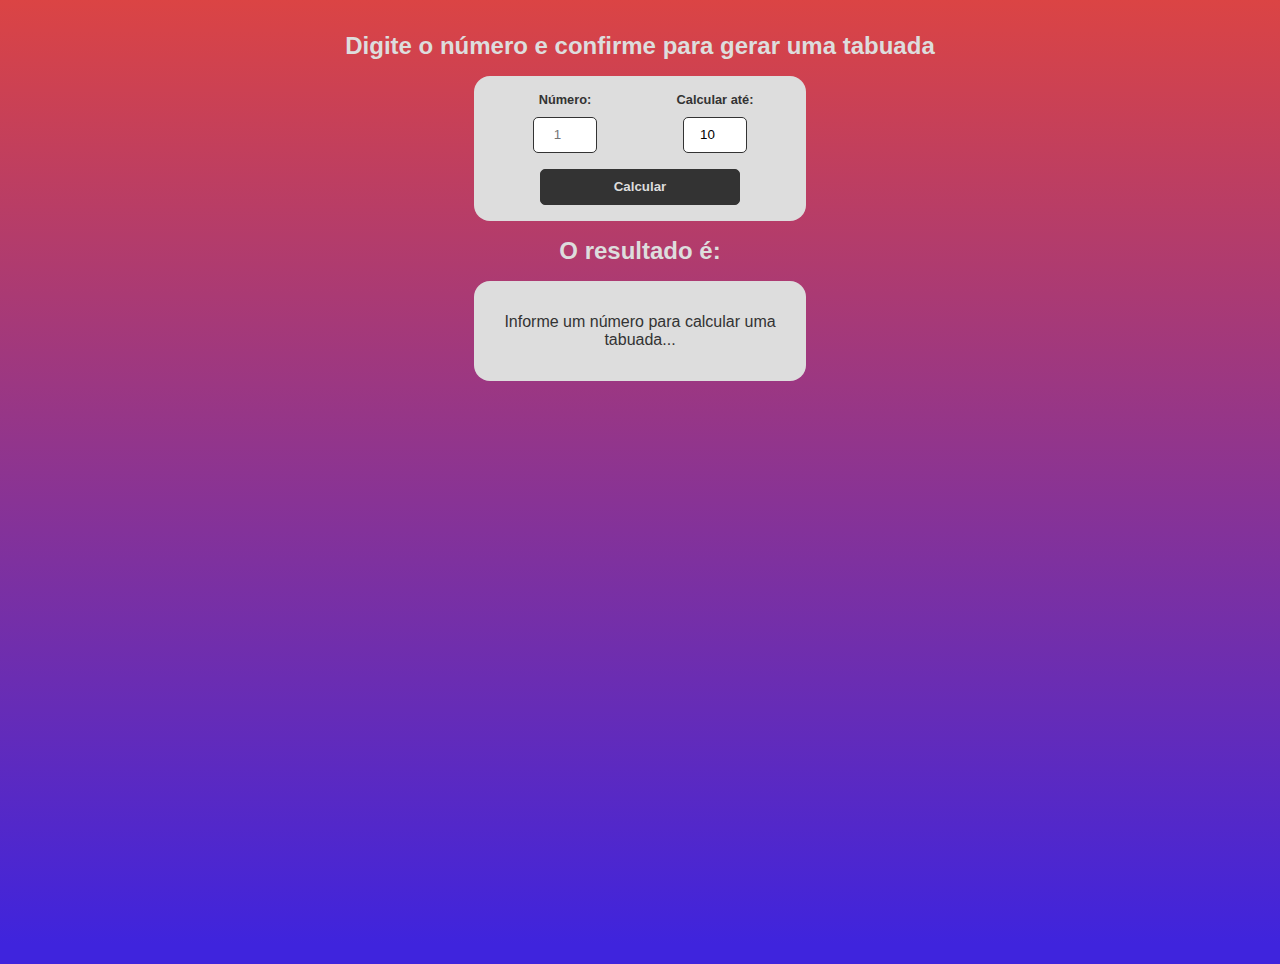
<file: projeto6/index.html>
<!DOCTYPE html>
<html lang="en">
<head>
    <meta charset="UTF-8">
    <meta name="viewport" content="width=device-width, initial-scale=1.0">
    <title>Tabuada com JavaScript</title>
    <link rel="stylesheet" href="css/styles.css">
    <script src="js/scripts.js" defer></script>
</head>
<body>
    <h2>Digite o número e confirme para gerar uma tabuada</h2>
    <form id="multiplication-form">
        <div class="form-control">
            <label for="number">Número:</label>
            <input type="number" id="number" name="number" placeholder="1" required />
        </div>
        <div class="form-control">
            <label for="multiplicator">Calcular até:</label>
            <input type="number" name="multiplicator" id="multiplicator" value="10" required />
        </div>
        <input type="submit" value="Calcular" />
    </form>
    <div id="multiplication-table">
        <h2 id="multiplication-title">O resultado é:</h2>
        <div id="multiplication-operations">
            <p>Informe um número para calcular uma tabuada...</p>
        </div>
    </div>
</body>
</html>
</file>
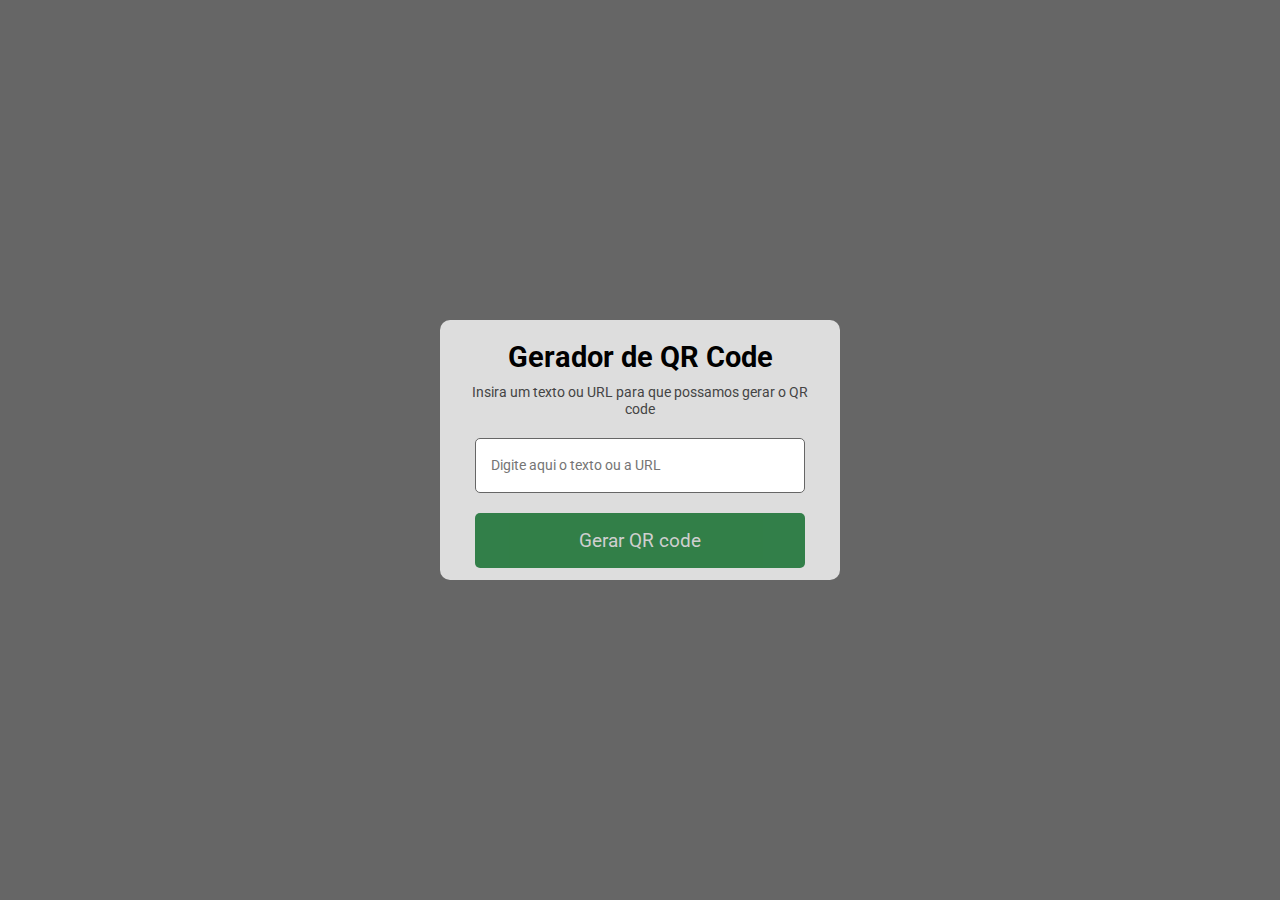
<file: projeto7/index.html>
<!DOCTYPE html>
<html lang="en">
<head>
    <meta charset="UTF-8">
    <meta name="viewport" content="width=device-width, initial-scale=1.0">
    <title>Gerador de QR Code</title>
    <!-- Fonte do google roboto -->
     <link rel="preconnect" href="https://fonts.googleapis.com" />
     <link rel="preconnect" href="https://fonts.gstatic.com" crossorigin />
     <link rel="stylesheet" href="https://fonts.googleapis.com/css2?family=Roboto:ital,wght@0,100;0,300;0,400;0,500;0,700;0,900;1,100;1,300;1,400;1,500;1,700;1,900&display=swap" />

     <link rel="stylesheet" href="css/styles.css" />
     <script src="js/scripts.js" defer></script>
</head>
<body>
    <div class="container">
        <header id="qr-header">
            <h1>Gerador de QR Code</h1>
            <p>Insira um texto ou URL para que possamos gerar o QR code</p>
        </header>
        <div id="qr-form">
            <input type="text" placeholder="Digite aqui o texto ou a URL"/>
            <button>Gerar QR code</button>
        </div>
        <div id="qr-code">
            <img src="img/qrcode.png" alt="exemplo de QR code" />
        </div>
    </div>
</body>
</html>
</file>
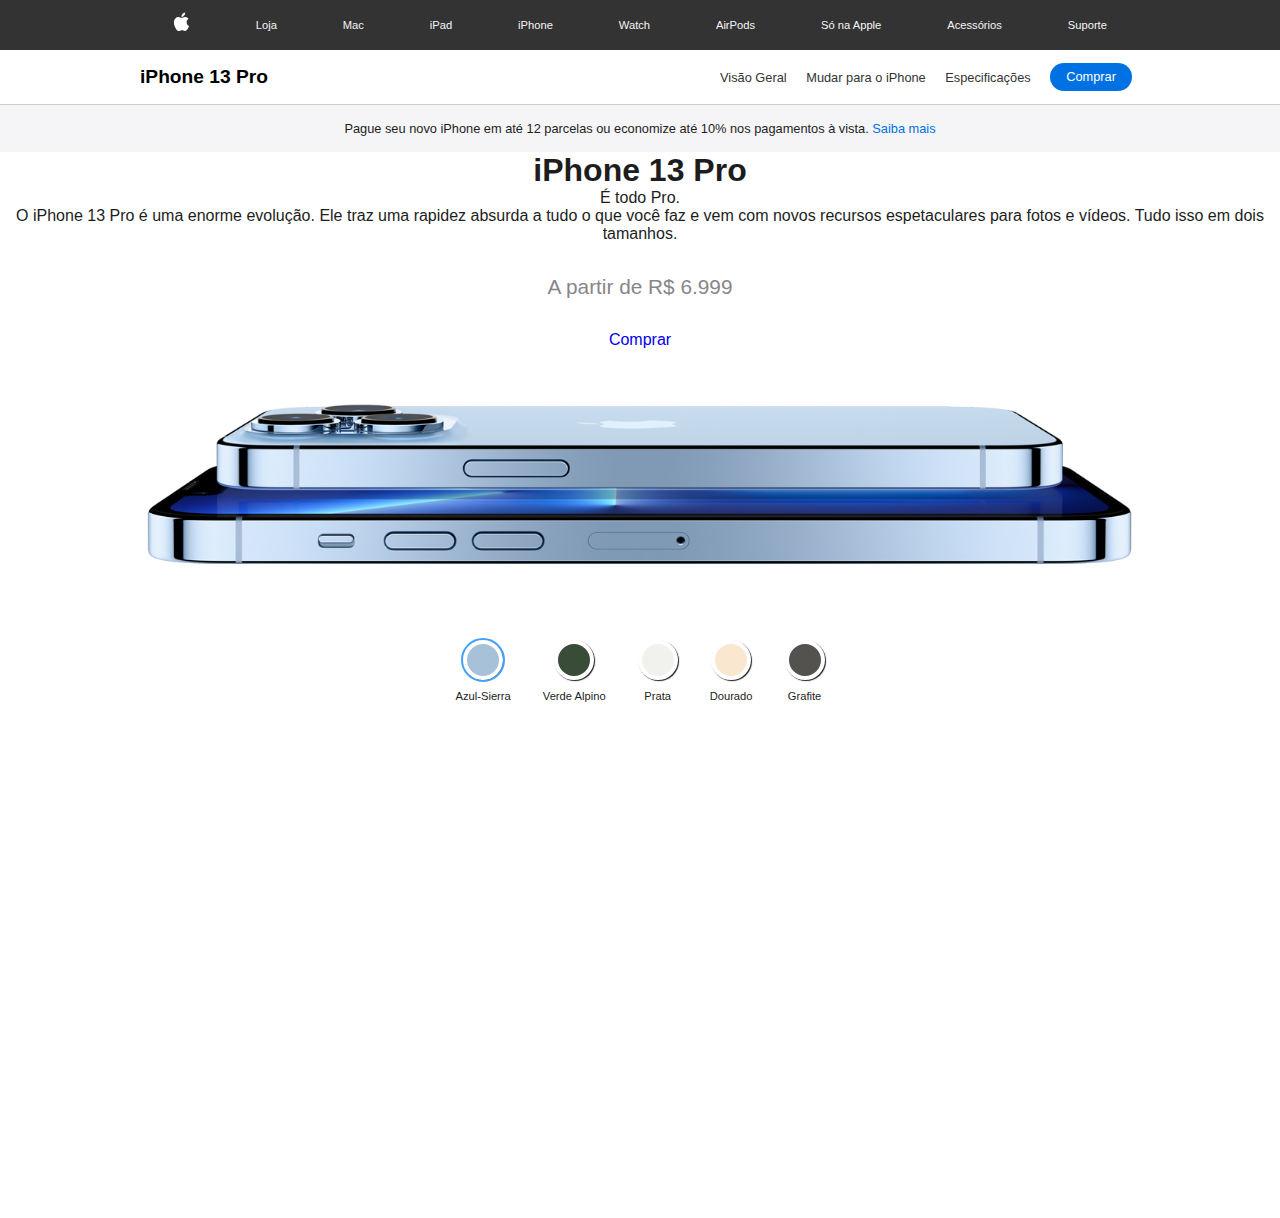
<file: projeto8/index.html>
<!DOCTYPE html>
<html lang="en">

<head>
    <meta charset="UTF-8">
    <meta name="viewport" content="width=device-width, initial-scale=1.0">
    <title>iPhone 13 Pro</title>
    <link rel="stylesheet" href="css/styles.css">
    <script src="js/scripts.js" defer></script>
</head>

<body>
    <header>
        <nav>
            <ul id="navbar">
                <li id="logo">
                    <a href="#">
                        <img src="img/logo_apple.svg" alt="Logo da apple">
                    </a>
                </li>
                <li><a href="#">Loja</a></li>
                <li><a href="#">Mac</a></li>
                <li><a href="#">iPad</a></li>
                <li><a href="#">iPhone</a></li>
                <li><a href="#">Watch</a></li>
                <li><a href="#">AirPods</a></li>
                <li><a href="#">Só na Apple</a></li>
                <li><a href="#">Acessórios</a></li>
                <li><a href="#">Suporte</a></li>
            </ul>
        </nav>
        <div id="bottom-header">
            <div id="bottom-header-inner">
                <h3>iPhone 13 Pro</h3>
                <div id="bottom-header-links">
                    <a href="#">Visão Geral</a>
                    <a href="#">Mudar para o iPhone</a>
                    <a href="#">Especificações</a>
                    <a href="#" class="btn">Comprar</a>
                </div>
            </div>
        </div>
    </header>
    <div id="ribbon">
        <p>Pague seu novo iPhone em até 12 parcelas ou economize até 10% nos pagamentos à vista. <a href="#">Saiba
                mais</a></p>
    </div>
    <main id="main-content">
        <h1 class="title">iPhone 13 Pro</h1>
        <p id="subtittle">É todo Pro.</p>
        <p id="description">
            O iPhone 13 Pro é uma enorme evolução. Ele traz uma rapidez absurda a tudo o que você faz e vem com novos
            recursos espetaculares para fotos e vídeos. Tudo isso em dois tamanhos.
        </p>
        <p id="price">A partir de R$ 6.999</p>
        <a href="#" id="btn">Comprar</a>
        <img id="product-image" src="img/iphone_blue.jpg" alt="iPhone 13 Pro">
        <div id="image-picker">
            <ul>
                <li id="blue">
                    <span class="color selected"></span>
                    <span class="description">Azul-Sierra</span>
                </li>
                <li id="green">
                    <span class="color"></span>
                    <span class="description">Verde Alpino</span>
                </li>
                <li id="silver">
                    <span class="color"></span>
                    <span class="description">Prata</span>
                </li>
                <li id="golden">
                    <span class="color"></span>
                    <span class="description">Dourado</span>
                </li>
                <li id="grafite">
                    <span class="color"></span>
                    <span class="description">Grafite</span>
                </li>
            </ul>
        </div>
    </main>
</body>

</html>
</file>
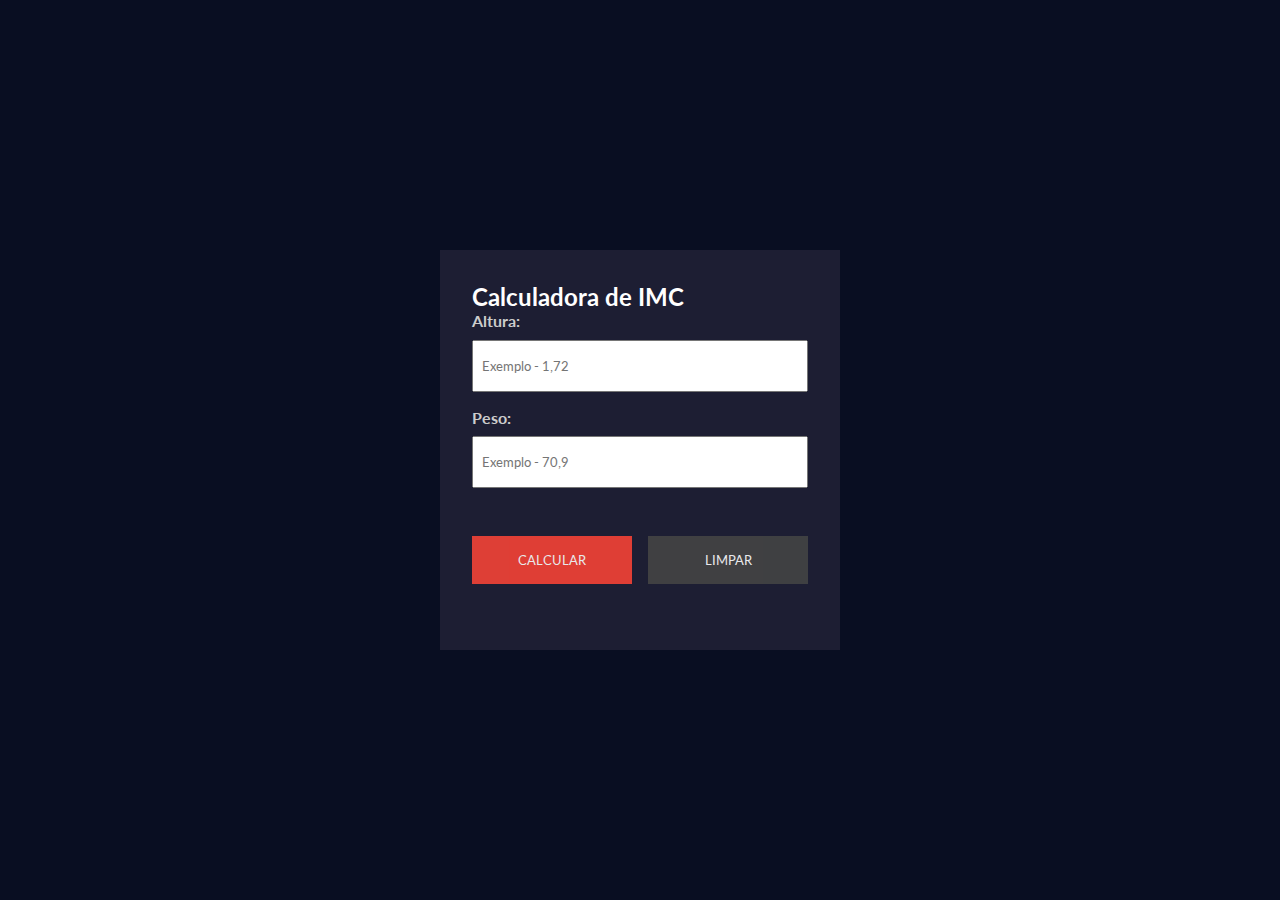
<file: projeto9/index.html>
<!DOCTYPE html>
<html lang="en">
<head>
    <meta charset="UTF-8">
    <meta name="viewport" content="width=device-width, initial-scale=1.0">
    <title>Calculadora de IMC com JS</title>
    <link rel="stylesheet" href="css/styles.css"/>
    <link rel="preconnect" href="https://fonts.google.com"/>
    <link rel="preconnect" href="https://fonts.gstatic.com" crossorigin />
    <link href="https://fonts.googleapis.com/css2?family=Lato:ital,wght@0,100;0,300;0,400;0,700;0,900;1,100;1,300;1,400;1,700;1,900&display=swap" rel="stylesheet"/>
    <script src="js/scripts.js" defer></script>
</head>
<body>
    <div class="container">
        <div id="calc-container">
            <h2>Calculadora de IMC</h2>
            <form id="#imc-form">
                <div class="form-inputs">
                    <div class="form-control">
                        <label for="height">Altura: </label>
                        <input 
                            type="text"
                            name="height"
                            id="height"
                            placeholder="Exemplo - 1,72"
                            />
                    </div>
                    <div class="form-control">
                        <label for="weight">Peso: </label>
                        <input 
                            type="text"
                            name="weight"
                            id="weight"
                            placeholder="Exemplo - 70,9"
                            />
                    </div>
                </div>
                <div class="action-control">
                    <button id="calc-btn">Calcular</button>
                    <button id="clear-btn">Limpar</button>
                </div>
            </form>
        </div>
        <div id="result-container" class="hide">
            <p id="imc-number">Seu IMC: <span></span></p>
            <p id="imc-info">Situação atual: <span></span></p>
            <h3>Confira os níveis de IMC</h3>
            <div id="imc-table">
                <div class="table-header">
                    <h4>IMC</h4>
                    <h4>Classificação</h4>
                    <h4>Obesidade</h4>
                </div>
            </div>
            <button id="back-btn">Voltar</button>
        </div>
    </div>
</body>
</html>
</file>
<file: projeto1/css/style.css>
html {
    font-family: Arial, Helvetica, sans-serif;
    background-color: #ddd;
}

.container {
    max-width: 1100px;
    position: relative;
    margin: 50px auto;
    padding: 20px 50px;
    background-color: #fff;
}

.bold {
    font-weight: bold;
}

/* header */
.header {
    text-align: center;
}

.main-title {
    font-size: 40px;
}

.main-paragraph {
    font-style: italic;
}

.featured-image {
    text-align: center;
    margin-top: 30px;
}

.biography-container {
    padding: 25px 0;
    margin: 25px 0;
    border-top: 1px dashed #ddd;
    border-bottom: 1px dashed #ddd;
}

/* quotes */
.quotes-container {
    background-color: #ddd;
    padding: 30px;  
}

.quotes-container blockquote {
    font-weight: bold;
    font-size: 30px;  
}

.quotes-container p {
    font-style: italic;
}

/* curiosities */
.curiosities-container {
    padding: 25px 0;
    margin: 25px 0;
    border-top: 1px dashed #ddd;
    border-bottom: 1px dashed #ddd;
}

.curiosities-container li {
    height: 30px;
}

/*image bold */
.img-bold{
    font-weight: bold;
    text-align: center;
}

.more-info {
    text-decoration: none;
}

.more-info:hover {
    color: #000;
    text-decoration: underline;
    font-weight: bold;
    transition: ease-in-out;
}
</file>
<file: projeto11/css/styles.css>
* {
    padding: 0;
    margin: 0;
    font-family: Helvetica;
    color: #fff;
    box-sizing: border-box;
}

html {
    height: 100vh;
}

body {
    background-image: url("../img/bg.jpg");
    background-position: center;
    background-size: cover;
}

button {
    background-color: #102f5e;
    color: #eee;
    border: 2px solid #ccc;
    padding: 0.3rem 0.6rem;
    font-size: 1rem;
    cursor: pointer;
    display: flex;
    justify-content: center;
    align-items: center;
    transition: 0.4s;
} 

button:hover {
    background-color: #090a0c;
    color: #fff;
}

button:hover > i {
    color: #eee;
}

button i {
    color: #eee;
    font-weight: bold;
    pointer-events: none;
}

input {
    color: #102f5e;
}

input, 
select {
    padding: 0.25rem 0.5rem;
}

.hide {
    display: none;
}

.todo-container {
    max-width: 450px;
    margin: 3rem auto;
    background-color: rgba(127, 127, 127, 0.7);
    padding: 1.5rem;
    border-radius: 15px;
}

.todo-container header {
    text-align: center;
    padding: 0 1rem 1rem;
    border-bottom: 1px solid #ccc;
}

#todo-form, 
#edit-form {
    padding: 1rem;
    border-bottom: 1px solid #ccc;
}

#todo-form p, 
#edit-form p {
    margin-bottom: 0.5rem;
    font-weight: bold;
}

.form-control {
    display: flex;
}

.form-control input {
    margin-right: 0.3rem;
}

#cancel-edit-btn {
    margin-top: 1rem;
}

#toolbar {
    padding: 1rem;
    border-bottom: 1px solid #ccc;
    display: flex;
}

#toolbar h4 {
    margin-bottom: 0.5rem;
}

#search {
    border-right: 1px solid #ccc;
    padding-right: 1rem;
    margin-right: 1rem;
    width: 65%;
    display: flex;
    flex-direction: column;
}

#search form {
    display: flex;
}

#search input {
    width: 100%;
    margin-right: 0.3rem;
}

#filter {
    width: 35%;
    display: flex;
    flex-direction: column;
}

#filter select {
    flex: 1;
    color: #102f5e;
}

#filter select option{
    color: #102f5e;
}

.todo {
    display: flex;
    justify-content: space-around;
    align-items: center;
    padding: 1rem;
    border-bottom: 1px solid #ccc;
    transition: 0.3s;
}

.todo h3 {
    flex: 1;
    font-size: 0.9rem;
}

.todo button {
    margin-left: 0.4rem;
}

.done {
    background-color: #395169;
}

.done h3 {
    color: #fff;
    text-decoration: line-through;
    font-style: italic;
}
</file>
<file: projeto12/css/styles.css>
* {
    font-family: 'Montserrat', sans-serif;
     padding: 0;
     margin: 0;
     box-sizing: border-box;
     color: #333;
}

html, 
body {
    height: auto;
    min-height: 100vh;
}

html {
    background: linear-gradient(180deg, #ea03ff 0%, #0097ff 100%);
}

input:focus {
    outline: none;
}

#register-container {
    max-width: 900px;
    min-height: 80vh;
    margin: 2rem auto;
    display: flex;
    box-shadow: rgba(50, 50, 93, 0.25) 0px 13px 27px -5px, rgba(0, 0, 0, 0.3) 0px 8px 16px -8px;
}

#register-banner {
    background: url('../img/bg-form.jpg');
    background-size: cover;
    background-position: center;
    width: 50%;
}

#banner-layer {
    background-color: rgba(25, 11, 122, 0.7);
    height: 100%;
    padding: 2rem;
    display: flex;
    align-items: center;
}

#register-banner h1 {
    color: #fff;
    font-size: 3rem;
    margin-bottom: 1.5rem;
    word-spacing: 10rem;
}

#register-form {
    background-color: #fdfdfd;
    padding: 2rem;
    width: 50%;
    display: flex;
    flex-direction: column;
}

#register-form h2 {
    text-align: center;
    margin-bottom: 1rem;
    font-size: 2.2rem;
}

#register-form p {
    text-align: center;
    margin-bottom: 1.5rem;
    color: #aaa;
    font-size: 0.8rem;
}

.form-control {
    margin-bottom: 1rem;
    display: flex;
    flex-direction: column;
}

.form-control label {
    font-weight: bold;
    margin-bottom: 0.6rem;
}

.form-control input {
    border: none;
    border-bottom: 1px solid #aaa;
    padding: 0.6rem 0;
}

#open-generate-password {
    font-weight: bold;
    cursor: pointer;
    transition: 0.4s;
}

#open-generate-password:hover {
    color: #0097ff;
}

#register-form #generated-password {
    border: 1px solid #0097ff;
    border-radius: 4px;
    font-weight: bold;
    font-size: 1.2rem;
    padding: 0.4rem;
    color: #333;
    text-align: center;
    margin-bottom: 1rem;
    display: none;
}

#register-form #generated-password p {
    color: #81d340;
    margin-bottom: 0.5rem;
}

#register-form input[type="submit"], 
#generate-options button, 
#copy-password {
    background-color: #81d340;
    color: fff;
    opacity: 0.8;
    border: none;
    border-radius: 2rem;
    padding: 1rem 1.4rem;
    max-width: 150px;
    cursor: pointer;
    align-self: flex-end;
    transition: 0.4s;
}

#register-form input[type="submit"]:hover {
    opacity: 1;
}

#generate-options {
    margin-bottom: 1rem;
    padding: 1rem;
    border: 1px solid #ddd;
}

#generate-options .form-control {
    flex-direction: row;
    justify-content: space-between;
    align-items: center;
}

#generate-options label {
    font-size: 0.8rem;
}

#generate-options input[type="text"] {
    max-width: 30px;
    text-align: center;
    border: 1px solid #ccc;
}

#generate-options button {
    background-color: #0097ff;
    display: block;
    margin: 0 auto;
    color: #fdfdfd;
}

#copy-password {
    margin: 1rem auto;
    background-color: transparent;
    border: 2px solid #81d340;
    color: #81d340;
    padding: 0.5rem 1rem;
}

#copy-password:hover {
    background-color: #81d340;
    color: #333;
}

.hide {
    display: none;
}
</file>
<file: projeto13/css/styles.css>
* {
    margin: 0;
    padding: 0;
    box-sizing: border-box;
    font-family: Helvetica, Arial, sans-serif;
}

body {
    background-color: #202124;
}

header {
    border-bottom: 1px solid #ccc;
    padding: 1rem 2rem;
    color: #fff;
    display: flex;
    align-items: center;
    justify-content: space-around;
}

#search-container {
    display: flex;
    align-items: center;
    gap: 1rem;
}

#search-input {
    background-color: #ccc;
    border-radius: 5px;
    border: none;
    padding: 10px;
    font-weight: bold;
    color: #333;
    width: 400px;
}

#search-input::placeholder{
    color: #333;
}

#export-notes {
    background-color: #ccc;
    border: 2px solid #fdfdfd;
    border-radius: 4px;
    color: #333;
    padding: 5px 15px;
    cursor: pointer;
    transition: 0.4s;
}

#export-notes:hover {
    background-color: #333;
    color: #fdfdfd;
}

#add-note-container {
    display: flex;
    width: 400px;
    margin: 1rem auto 0;
    gap: 1rem;
}

#add-note-container input, 
#add-note-container button {
    padding: 10px;
    border-radius: 5px;
}

#add-note-container input {
    flex: 1;
    background-color: transparent;
    border: 1px solid #525356;
    color: #fdfdfd;
}

#add-note-container button {
    cursor: pointer;
    background-color: #333;
    color: #fdfdfd;
    transition: 0.4s;
}

#add-note-container button:hover {
    background-color: #fdfdfd;
    color: #333;
}

#notes-container {
    display: grid;
    grid-template-columns: repeat(auto-fill, 250px);
    padding: 2rem;
    gap: 2rem;
}

.note {
    min-height: 200px;
    padding: 1rem;
    border: 1px solid #ccc;
    background-color: #202124;
    border-radius: 10px;
    color: #fff;
    position: relative;
}

.note textarea {
    background-color: transparent;
    resize: none;
    color: #fff;
    border: none;
    height: 100%;
    outline: none;
}

.note .bi-pin {
    position: absolute;
    left: 10px;
    bottom: 10px;
    font-size: 1.2rem;
    background-color: #333;
    cursor: pointer;
    padding: 5px;
    border-radius: 3px;
    transition: 0.4s;
}

.note .bi-pin:hover {
    background-color: #fdfdfd;
    color: #333;
}

.note .bi-pin.fixed {
    background-color: #fdfdfd;
    color: #333;
}

.note .bi-pin.fixed:hover {
    background-color: #333;
    color: #fdfdfd;
}

.note:hover > i {
    opacity: 1;
}

.note .bi-x-lg, 
.note .bi-file-earmark-plus {
    position: absolute;
    right: 10px;
    top: 10px;
    font-size: 0.9rem;
    padding: 5px;
    transition: 0.3s;
    color: #555;
    cursor: pointer;
    opacity: 0;
}

.note .bi-x-lg:hover, 
.note .bi-file-earmark-plus:hover {
    color: #fdfdfd;
}

.note .bi-file-earmark-plus {
    top: 40px;
}

.note.fixed {
    background-color: #3c3c3f;

}

@media (max-width: 450px) {
    header {
        flex-direction: column;
        gap: 1rem;
        width: 100%;
    }

    #search-container {
        width: 100%;
    }

    #search-input {
        width: 100%;
    }

    #add-note-container {
        width: 100%;
        padding: 0 2rem;
    }

    #notes-container {
        grid-template-columns: repeat(auto-fill, 100%);
    }
}
</file>
<file: projeto14/css/styles.css>
* {
    padding: 0;
    margin: 0;
    font-family: "Verdana";
}

body {
    padding-bottom: 500px;
}

h2 {
    margin-bottom: 1.6rem;
    text-align: center;
    color: #333;
}

#box-shadow-generator {
    display: flex;
    max-width: 1000px;
    margin: 0 auto;
}

#controls-container, 
#preview {
    flex: 1;
    padding: 2rem;
}

.form-control {
    display: flex;
    padding-bottom: 1.2rem;
    margin-bottom: 1.2rem;
    border-bottom: 1px dashed #ccc;
}

.form-control label {
    font-weight: bold;
    margin-bottom: 1rem;
    color: #555;
}

.range-input {
    display: flex;
    flex-direction: column;
    flex: 1;
}

.range-input input[type="range"] {
    -webkit-appearance: none;
    appearance: none;
    width: 100%;
    height: 24px;
    background-color: #d3d3d3;
    outline: none;
}

.range-input  input[type="range"]::-webkit-slider-thumb {
    -webkit-appearance: none;
    appearance: none;
    width: 25px;
    height: 25px;
    background-color: #152791;
    cursor: pointer;
}

.reference-input {
    display: flex;
    align-items: center;
}

.reference-input p {
    margin-left: 4px;
}

.form-control input[type="text"] {
    height: 30px;
    width: 30px;
    margin-left: 1rem;
    text-align: center;
}

#box {
    width: 100%;
    height: 300px;
    background-color: #152791;
}

#generated-rule {
    text-align: center;
}

#generated-rule p {
    margin-bottom: 0.5rem;
}

#rules-area {
    background-color: #d3d3d3;
    max-width: 1000px;
    margin: 0 auto;
    border: 2px solid #152791;
    padding: 1rem;
    transition: 0.4s;
    cursor: pointer;
}

#color-value {
    min-width: 100px;
}

#inset {
    align-self: start;
    height: 20px;
    width: 20px;
}

#rules-area:hover {
    background-color: #dfdfdf;
}

#copy-instructions {
    font-style: italic;
    margin-top: 1rem;
}

@media (max-width: 425px) {
    #box-shadow-gnerator {
        flex-direction: column;
    }

    #controls-container, 
    #preview {
        padding: 1rem 2rem;
    }

    #box {
        width: 60%;
        height: 200px;
        margin: 0 auto;
    }

    #generated-rule {
        margin-top: 3rem;
    }
}
</file>
<file: projeto3/css/styles.css>
* {
    margin: 0;
    padding: 0;
    font-family: Arial, Helvetica, sans-serif;
    box-sizing: border-box;
}

h1,
h2,
h3 {
    color: #333;
}

p {
    color: #70747a;
}

.navbar-container {
    width: 100%;
    height: 80px;
    background-color: #232a31;
    padding: 0 2rem;
}

nav {
    position: relative;
}

.logo {
    width: 50px;
    margin-top: 15px;
}

.navbar-items {
    position: absolute;
    right: 0;
    height: 80px;
    line-height: 80px;
    margin: 0;
    display: inline-block;
}

.navbar-items li {
    display: inline-block;
    text-transform: uppercase;
    margin-left: 25px;
}

.navbar-items a {
    color: #eee;
    text-decoration: none;
    transition: 0.5s;
}

.navbar-items a:hover {
    color: #bbb;
}

.navbar-link-items:hover {
    text-decoration: underline;
}

.default-btn {
    padding: 15px 20px;
    background-color: #2cc76a;
    border-radius: 5px;
}

.default-btn:hover {
    text-decoration: none;
    background-color: #297e4b;
}

.main-banner {
    background-image: url("../img/mainbanner.png");
    background-size: cover;
    background-position: center;
    padding: 10rem 0;
}

.main-banner h1,
.main-banner p {
    color: #eee;
    text-align: center;
    font-weight: bold;
    text-shadow: #111 3px 2px 3px;
}

.main-banner h1 {
    font-size: 54px;
}

.main-banner p {
    font-size: 30px;
}

.services-container {
    padding: 5rem 0;
}

.services-container ul {
    display: flex;
    width: 90%;
    margin: 0 auto;
}

.services-container li {
    flex: 1 1 200px;
    list-style: none;
    text-align: center;
    padding: 20px;
}

.fas {
    font-size: 60px;
    margin-bottom: 15px;
}

.fa-shield-alt {
    color: #2cc76a;
}

.fa-rocket {
    color: #ef3f29;
}

.fa-comment {
    color: #ef8f29;
}

.services-container h3 {
    margin-bottom: 25px;
}

.services-container p {
    line-height: 24px;
    text-align: justify;
}

.pricing-container {
    padding-bottom: 5rem;
    text-align: center;
}

.pricing-container h2 {
    font-size: 36px;
}

.pricing-container p {
    font-size: 20px;
}

.plans-container {
    display: flex;
    justify-content: space-between;
    width: 90%;
    margin: 50px auto 0;
}

.plan {
    flex: 1;
    max-width: 275px;
    margin: 0 20px;
}

.plan ul {
    padding: 0;
}

.plan li {
    list-style: none;
    height: 50px;
    line-height: 70px;
    background-color: #e8e9ea;
    color: #333;
}

.plan .price {
    width: 120px;
    height: 120px;
    border-radius: 50%;
    background-color: #2cc762;
    color: #eee;
    text-align: center;
    line-height: 120px;
    margin: 0 auto -50px;
    font-size: 18px;
    position: relative;
}

.plan .plan-name {
    text-transform: uppercase;
    font-size: 20px;
    font-weight: bold;
    color: #eee;
    background-color: #202b34;
    padding: 50px 0;
}

.plan .plan-btn {
  background-color: #2cc762;
  color: #eee;
  font-size: 24px;
  height: 75px;
  line-height: 75px;
  cursor: pointer;  
}

.plan-btn:hover {
    background-color: #297e4b;
}

.plan .recommended {
    background-color: #f45c57;
}

.recommended:hover {
    background-color: #992420;
}

.searchdomain-container {
    background-color: #34454e;
    text-align: center;
    padding: 5rem 0;
}

.searchdomain-container h2 {
    color: #eee;
    font-size: 42px;
    margin-bottom: 15px;
}

.searchdomain-container p {
    color: #d5d5d5;
    font-size: 24px;
    margin-bottom: 25px;
}

.searchdomain-container input {
    display: block;
    border: none;
    border-radius: 5px;
    margin: 0 auto;
}

.searchdomain-container input[type="text"] {
    width: 60%;
    padding: 20px;
    font-size: 20px;
    margin-bottom: 25px;
}

.searchdomain-container input[type="submit"] {
    background-color: #2cc76a;
    padding: 15px 30px;
    color: #eee;
    font-size: 24px;
    cursor: pointer;
    opacity: 0.6;
}

.searchdomain-container input[type="submit"]:hover {
    opacity: 1;
}

.contact-container {
    text-align: center;
    padding: 5rem 0 2rem 0;
}

.contact-container h2 {
    font-size: 36px;
    margin-bottom: 15px;
}

.contact-container p {
    font-size: 20px;
    margin-bottom: 40px;
}

.contact-container input,
.contact-container textarea {
    width: 200px;
    padding: 10px 20px;
    font-size: 16px;
    border-radius: 5px;
    border: 1px solid #bbb;
    margin: 0 10px 20px;
}

.contact-container textarea {
    display: block;
    margin: 0 auto 20px;
    width: 475px;
    height: 150px;
}

.contact-container input[type="submit"] {
    display: block;
    margin: 0 auto;
    background-color: #2cc76a;
    color: #eee;
    cursor: pointer;
}

.contact-container input[type="submit"]:hover {
    background-color: #297e4b;
}

footer {
 text-align: center;
 font-weight: bold;
 margin: 20px 0 100px;   
}

/* responsividade */
/* small laptops a partir de 1100px*/

@media (max-width: 1100px){
    .plans-container {
        width: 95%;
    }

    .plan {
        margin: 0 5px;
    }
}

/* tablets ate 900px*/
@media (max-widht: 900px) {
    .main-banner p {
        padding: 0 6rem;
    }

    .searchdomain-container {
        padding: 2rem 4rem;
    }
}

/* celulares ate 576px*/
@media (max-width: 576px) {
    html, body {
        overflow-x: hidden;
    }

    .navbar-items li {
        font-size: 12px;
        margin-left: 10px;
    }

    .main-banner p {
        padding: 0 2rem;
    }

    .services-container ul {
        flex-direction: column;
    }

    .plans-container {
        flex-direction: column;
        width: 100%;
        padding: 0 2rem;
    }

    .plan {
        width: 100%;
        max-width: 100%;
        margin-bottom: 15px;
    }

    .searchdomain-container h2 {
        font-size: 28px;
    }

    .searchdomain-container input[type="text"] {
        width: 100%;
    }

    .contact-container {
        padding: 3rem 2rem;
    }

    .contact-container input,
    .contact-container textarea {
        width: 100%;
        margin: 10px 0;
    }
}
</file>
<file: projeto4/css/styles.css>
* {
    margin: 0;
    padding: 0;
    box-sizing: border-box;
    font-family: Helvetica;
}

body {
    background-color: #fafafa;
}

#main-container {
    display: flex;
    margin-top: 30px;
}

#banner-container,
#form-container {
    flex: 1 1 0;
    width: 50%;
}

#banner-container {
    text-align: right;
}

#banner-container img {
    width: 100%;
    margin-right: 15px;
    margin-top: 15px;
    max-width: 380px;
}

#form-container {
    text-align: center;
}

#form-box {
    background-color: #fff;
    border: 1px solid #dbdbdb;
    width: 350px;
    margin-top: 30px;
}

#logo-insta {
    width: 175px;
    height: 51px;
    margin: 30px auto 12px;
}

#login-form {
    margin-top: 20px;
}

#login-form input {
    display: block;
    font-size: 12px;
    padding: 12px 9px;
    background-color: #fafafa;
    border: 1px solid #dbdbdb;
    border-radius: 3px;
    width: 268px;
    margin: 5px auto;
}

#login-form input[type="submit"] {
    background-color: #b2dffc;
    color: #fff;
    margin-top: 15px;
    border-radius: 5px;
    height: 30px;
    font-size: 13px;
    padding: 0;
    font-weight: bold;
}

.separator {
    position: relative;
}

.line {
    border-top: 1px solid #dbdbdb;
    width: 268px;
    margin: 25px auto 35px; 
}

.separator span {
    position: absolute;
    text-transform: uppercase;
    color: #bbb;
    background-color: #fff;
    top: -6px;
    width: 50px;
    margin-left: -25px;
    font-size: 14px;
}

#facebook-login {
    margin-bottom: 25px;
}

#facebook-login a {
    text-decoration: none;
    color: #285185;
    display: flex;
    align-items: center;
    justify-content: center;
}

#facebook-login img {
    width: 16px;
    height: 16px;
    margin-right: 8px;
}

#facebook-login span {
    font-weight: bold;
    font-size: 13px;
    margin-top: 1px;
}

#forgot-pass {
    margin-bottom: 20px;
    font-size: 12px;
}

#forgot-pass a {
    text-decoration: none;
    color: #373799;
}

#register-container {
    background-color: #fff;
    border: 1px solid #dbdbdb;
    width: 350px;
    margin-top: 10px;
    padding: 25px;
}

#register-container p {
    font-size: 14px;
    color: #262626;
}

#register-container a {
    color: #4a95f6;
    font-weight: bold;
    text-decoration: none;
}

#get-app-container {
    text-align: center;
    width: 350px;
}

#get-app-container p {
    margin: 20px 0;
    font-size: 13px;
}

#get-app-container a {
    text-decoration: none;
}

#get-app-container img {
    width: 136px;
    height: 40px;
}

footer {
    text-align: left;
    width: 1000px;
    margin: 50px auto;
    display: flex;
    flex-direction: column;
    justify-content: center;
    align-items: center;
}

footer #footer-links {
    display: flex;
    list-style: none;
}

#footer-links li {
    margin-right: 10px;
}

#footer-links a,
#copyright {
    text-decoration: none;
    color: #8e8e8e;
    font-size: 12px;
}

#copyright {
    margin-top: 10px;
}

/* mobile */
@media (max-width: 450px) {
    body {
        background-color: #fff;
    }

    #banner-container {
        display: none;
    }

    #main-container,
    #form-box {
        margin-top: 0;
    }

    #form-container,
    #form-box,
    #register-container,
    #get-app-container {
        width: 100%;
        border: none;
    }

    footer {
        width: 90%;
    }

    #footer-links {
        flex-wrap: wrap;
        justify-content: center;
    }

    #footer-links {
        margin-bottom: 10px;
    }
}
</file>
<file: projeto5/css/styles.css>
* {
    padding: 0;
    margin: 0;
    font-family: Georgia, 'Times New Roman', Times, serif;
}

ul {
    list-style: none;
}

a {
    text-decoration: none;
    color: #444;
    transition: 0.4s;
}

a:hover {
    color: #37a1f7;
}

#navbar {
    padding: 1.5rem 2.5rem;
    border-bottom: 2px solid #ddd;
}

#navbar-inner {
    display: flex;
    justify-content: space-between;
    align-items: center;
    max-width: 1200px;
    margin: 0 auto;
}

#nav-links {
    display: flex;
    gap: 1rem;
}

.container {
    display: flex;
    gap: 3rem;
    padding: 2rem 2.5rem;
    max-width: 1200px;
    margin: 0 auto;
}

#posts-container {
    flex: 3 1 0;
}

.post {
    margin-bottom: 2.5rem;
}

.post img {
    width: 100%;
    margin-bottom: 1rem;
}

.title,
.description,
.author {
    margin-bottom: 1rem;
}

.title {
    font-size: 2rem;
}

.author {
    color: #333;
    font-weight: bold;
}

#sidebar {
    flex: 1 1 0;
}

#seach-bar,
#categories,
#tags {
    padding: 1.5rem;
    border: 1px solid #ddd;
    margin-bottom: 1rem;
}

#search-bar h4,
#categories h4,
#tags h4 {
    margin-bottom: 1.5rem;
    font-size: 1.6rem;
}

#search-bar form {
    display: flex;
}

#search-bar input {
    padding: 0.5rem 1rem;
    border: 1px solid #ddd;
}

#sarch-bar input[type="submit"] {
    cursor: pointer;
    background-color: #37a1f7;
    color: #fff;
    border: none;
}

#categories li {
    margin-bottom: 1rem;
}

#tags-container {
    display: flex;
    flex-wrap: wrap;
    gap: 0.5rem;
}

#tags-container a {
    background-color: #ddd;
    padding: 0.5rem 0.7rem;
    border-radius: 0.3rem;
}

#footer {
    border-top: 2px solid #ddd;
    padding: 3rem;
    text-align: center;
}

#footer h2,
#footer p {
    margin-bottom: 1rem;
}


@media (max-width: 450px) {
    .container {
        flex-wrap: wrap;
    }
}
</file>
<file: projeto6/css/styles.css>
* {
    margin: 0;
    padding: 0;
    font-family: Helvetica, sans-serif;
}

body {
    text-align: center;
    padding: 2rem;
    min-height: 100vh;
    color: #ddd;
    background: linear-gradient(180deg, #db4444 0%, #3f24dd 98%);
}

h2 {
    margin-bottom: 1rem;
}

#multiplication-form {
    display: flex;
    justify-content: center;
    align-items: center;
    flex-wrap: wrap;
    max-width: 300px;
    margin: 1rem auto;
    padding: 1rem;
    background-color: #ddd;
    border-radius: 1rem;
    color: #333;
}

.form-control {
    display: flex;
    flex-direction: column;
    align-items: center;
    width: 100px;
    margin: 0 auto;
}

.form-control label {
    margin-bottom: 0.6rem;
    font-size: 0.8rem;
    font-weight: bold;
}

.form-control input {
    margin-bottom: 1rem;
    flex: 1;
    padding: 0.6rem 0.4rem;
    border: 1px solid #333;
    width: 50px;
    border-radius: 5px;
    text-align: center;
}

#multiplication-form input[type="submit"] {
    max-height: 50px;
    padding: 0.6rem 1.2rem;
    width: 200px;
    color: #ddd;
    background-color: #333;
    border: 1px solid #333;
    border-radius: 5px;
    cursor: pointer;
    font-weight: bold;
}

#multiplication-operations {
    display: flex;
    flex-direction: column;
    align-items: center;
    max-width: 300px;
    margin: 1rem auto;
    padding: 2rem 1rem;
    background-color: #ddd;
    color: #333;
    border-radius: 1rem;
}

#multiplication-operations .row {
    display: flex;
    justify-content: center;
    border: 1px solid #ccc;
    border-bottom: none;
    padding: 0.5rem;
    width: 150px;
}

#multiplication-operations .row:last-child {
    border-bottom: 1px solid #ccc;
}

#multiplication-operations .result {
    margin-left: 0.4rem;
}
</file>
<file: projeto7/css/styles.css>
* {
    margin: 0;
    padding: 0;
    box-sizing: border-box;
    font-family: Roboto;
}

body {
    display: flex;
    align-items: center;
    justify-content: center;
    min-height: 100vh;
    background-color: #666;
}

.container {
    background-color: #ddd;
    height: 260px;
    width: 400px;
    border-radius: 10px;
    padding: 20px;
    transition: 0.2s;
}

.container.active {
    height: 500px;
}

#qr-header {
    text-align: center;
}

#qr-header h1 {
    font-size: 1.8rem;
    margin-bottom: 10px;
}

#qr-header p {
    color: #444;
    font-size: 0.9rem;
}

#qr-form {
    margin: 20px 15px;
}

#qr-form input,
#qr-form button {
    width: 100%;
    height: 55px;
    border: none;
    border-radius: 5px;
    font-size: 0.9rem;
}

#qr-form input {
    border: 1px solid #666;
    padding: 10px 15px;
}

#qr-form button {
    background-color: #086824;
    color: #ccc;
    font-size: 1.2rem;
    margin-top: 20px;
    cursor: pointer;
    opacity: 0.8;
    transition: 0.4s;
}

#qr-form button:hover {
    opacity: 1;
}

#qr-code {
    display: flex;
    opacity: 0;
    border: 1px solid #ccc;
    padding: 30px 0;
    margin: 20px 15px;
    display: flex;
    justify-content: center;
    border-radius: 5px;
    transition: 0.5s;
}

.container.container.active #qr-code {
    opacity: 1;
}
</file>
<file: projeto8/css/styles.css>
* {
    margin: 0;
    padding: 0;
    font-family: Verdana, Tahoma, sans-serif;
}

ul {
    list-style: none;
}

a {
    text-decoration: none;
}

header nav {
    background-color: #333;
}

#navbar {
    display: flex;
    justify-content: space-around;
    align-items: center;
    font-size: 0.7rem;
    padding: 0 1rem;
    max-width: 1000px;
    margin: 0 auto;
}

#navbar a {
    color: #f5f5f7;
    transition: 0.4s;
}

#navbar a:hover {
    color: #fff;
}

#bottom-header {
    font-size: 0.8rem;
    padding: 1rem;
    border-bottom: 1px solid #ccc;
}

#bottom-header h3 {
    font-size: 1.2rem;
}

#bottom-header a {
    color: #333;
}

#bottom-header-inner {
    max-width: 1000px;
    margin: 0 auto;
    display: flex;
    justify-content: space-between;
    align-items: center;
}

#bottom-header-inner a {
    margin: 0 0.5rem;
}

#bottom-header-inner .btn,
.btn {
    background-color: #0071e3;
    border-radius: 10rem;
    padding: 0.4rem 1rem;
    color: #fff;
}

#ribbon {
    text-align: center;
    padding: 1rem;
    background-color: #f5f5f7;
    color: #1d1d1d;
    font-size: 0.8rem;
}

#ribbon a{
    color: #0071e3;
}

#main-content {
    text-align: center;
    color: #1d1d1d;
    display: flex;
    flex-direction: column;
    justify-content: center;
}

#main-content #title {
    margin: 1rem;
    font-size: 1.2rem;
}

#main-content #subtitle {
    margin: 1rem;
    font-size: 4rem;
    font-weight: bold;
}

#margin-content #description {
    max-width: 600px;
    margin: 1rem auto;
    font-size: 1.1rem;
    line-height: 1.5rem;
}

#main-content #price {
    font-size: 1.3rem;
    color: #86868b;
    margin: 2rem;
}

#main-content .btn {
    font-size: 1.1rem;
    padding: 0.8rem 1.4rem;
    align-self: center;
}

#main-content #product-image {
    max-width: 1000px;
    margin: 3rem auto;
    opacity: 1;
    transition: 0.5s;
}

#main-content #product-image.changing {
    opacity: 0.5;
}

#image-picker {
    margin-bottom: 500px;
}

#image-picker ul {
    display: flex;
    justify-content: center;
}

#image-picker li {
    margin: 1rem;
    display: flex;
    flex-direction: column;
    align-items: center;
    cursor: pointer;
}

#image-picker li .color {
    width: 2rem;
    height: 2rem;
    border-radius: 50%;
    box-shadow: 1px 1px 1px;
    border: 4px solid #fff;
    pointer-events: none;
}

#image-picker li .description {
    font-size: 0.7rem;
    color: #1d1d1d;
    margin-top: 0.6rem;
}

#green .color {
    background-color: #394c38;
}

#silver .color {
    background-color: #f1f2ed;
}

#golden .color {
    background-color: #fae7cf;
    
}

#grafite .color {
    background-color: #54524f;
}

#blue .color {
    background-color: #a7c1d9;
}

.selected {
    outline: 2px solid #43a1ff;
}

@media (max-width: 480px) {
    #navbar li {
        display: none;
    }

    #navbar #logo {
        display: flex;
    }

    #bottom-header-links a{
        display: none;
    }

    #bottom-header-links .btn {
        display: flex;
    }

    #main-content {
        padding: 2rem;
        overflow: hidden;
    }

    #main-content #subtitle {
        font-size: 3rem;
    }

    #main-content #product-image {
        max-width: 350px;
    }
}
</file>
<file: projeto9/css/styles.css>
* {
    margin: 0;
    padding: 0;
    box-sizing: border-box;
    font-family: "Lato", sans-serif;
}

body {
    background-color: #090e22;
    display: flex;
    justify-content: center;
    align-items: center;
    min-height: 100vh;
    color: #fff;
}

.hide {
    display: none !important;
}

.container {
    min-width: 400px;
    min-height: 400px;
    background-color: #1d1e33;
    padding: 2rem;
}

.form-inputs {
    display: flex;
    flex-direction: column;
    justify-content: space-between;
}

.form-control {
    display: flex;
    flex-direction: column;
    flex: 1;
    margin-bottom: 1rem;
}

.form-control label {
    font-weight: bold;
    margin-bottom: 0.6rem;
    color: #ccc;
}

.form-control input {
    padding: 1rem 0.5rem;
}

.action-control {
    display: flex;
    justify-content: space-between;
    margin-top: 2rem;
    gap: 1rem;
}

button {
    text-transform: uppercase;
    padding: 1rem 1.5rem;
    background-color: #f44236;
    border: none;
    color: #fff;
    cursor: pointer;
    opacity: 0.9;
    flex: 1;
}

button:hover {
    opacity: 1;
}

#clear-btn {
    background-color: #444;
}

#result-container {
    text-align: center;
    display: flex;
    flex-direction: column;
}

#imc-number {
    font-size: 2.4rem;
    margin-bottom: 0.6rem;
}

#imc-info {
    font-size: 1.4rem;
    color: #ccc;
}

#result-container h3 {
    margin-top: 1rem;
    color: #dfdfdf;
}

#imc-table {
    margin: 1.5rem 0;
    font-size: 0.8rem;
}

.table-header {
    font-weight: bold;
    color: #ccc;
}

.table-header, 
.table-data {
    display: flex;
    justify-content: space-between;
    margin-bottom: 0.5rem;
    padding-bottom: 0.5rem;
    border-bottom: 1px solid #444;
}

.table-header h4, 
.table-data p {
    flex: 1;
}

.table-header h4:nth-child(3), 
.table-data p:nth-child(3) {
    max-width: 80px;
}

#back-btn {
    align-self: center;
}

.good {
    color: #12db34;
}

.low {
    color: #dbce12;
}

.medium {
    color: #db6212;
}

.high {
    color: #db1912;
}
</file>
<file: projeto2/css/styles.css>
/* reset styles */

* {
    margin: 0;
    padding: 0;
    font-family: Arial, Helvetica, sans-serif;
}

body {
    background-color: #f0ebf8;
}

h1, 
h2, 
h3, 
h4, 
h5, 
h6 {
    color: #333;
    text-align: center;
}

p, label {
    color: #444;
}

input {
    border: none;
    border-bottom: 1px solid #ccc;
    padding: 10px 0;
}

input[type="text"], 
input[type="number"], 
input[type="date"], 
input[type="file"],
textarea {
    width: 400px;
}

textarea {
    padding: 10px 5px;
}

/* header */

.header {
    height: 160px;
    padding: 20px;
    background-color: #673ab7;
}

.header h3 {
    color: #fff;
    margin-top: 0;
}

/* form container */

.form-container {
    background-color: #fdfdfd;
    width: 60%;
    margin: 0 auto;
    position: relative;
    top: -62px;
}

/* form header */
.form-header {
    border-bottom: 1px solid #dfdfdf;
    height: 45px;
}

.form-header p {
    color: #673ab7;
    border-bottom: 2px solid #673ab7;
    width: 100px;
    text-align: center;
    margin: 0 auto;
    text-transform: uppercase;
    height: 45px;
    line-height: 45px;
}

/* form body */

.form-body {
    padding: 30px;
}

.form-title {
    margin-bottom: 15px;
}

.form-body p {
    margin-bottom: 20px;
}

.required-field {
    color: #d80535;
}

.box-input {
    margin-bottom: 35px;
}

.block {
    display: block;
}

.optional-box {
    display: inline-block;
    margin: 0 30px 30px 0;
}

.optional-list li {
    list-style: none;
    margin-bottom: 5px;
}

.box-input p {
    margin-bottom: 15px;
}

.btn-submit {
    background-color: #673ab7;
    color: #fff;
    border: 2px solid transparent;
    width: 150px;
    height: 50px;
    cursor: pointer;
    text-transform: uppercase;
    transition: 0.5s;
    text-align: center;
    text-align: center;
    margin: 0 auto;
    display: block;
}

.btn-submit:hover {
    background-color: #fff;
    border-color: #673ab7;
    color: #673ab7;
}
</file>
